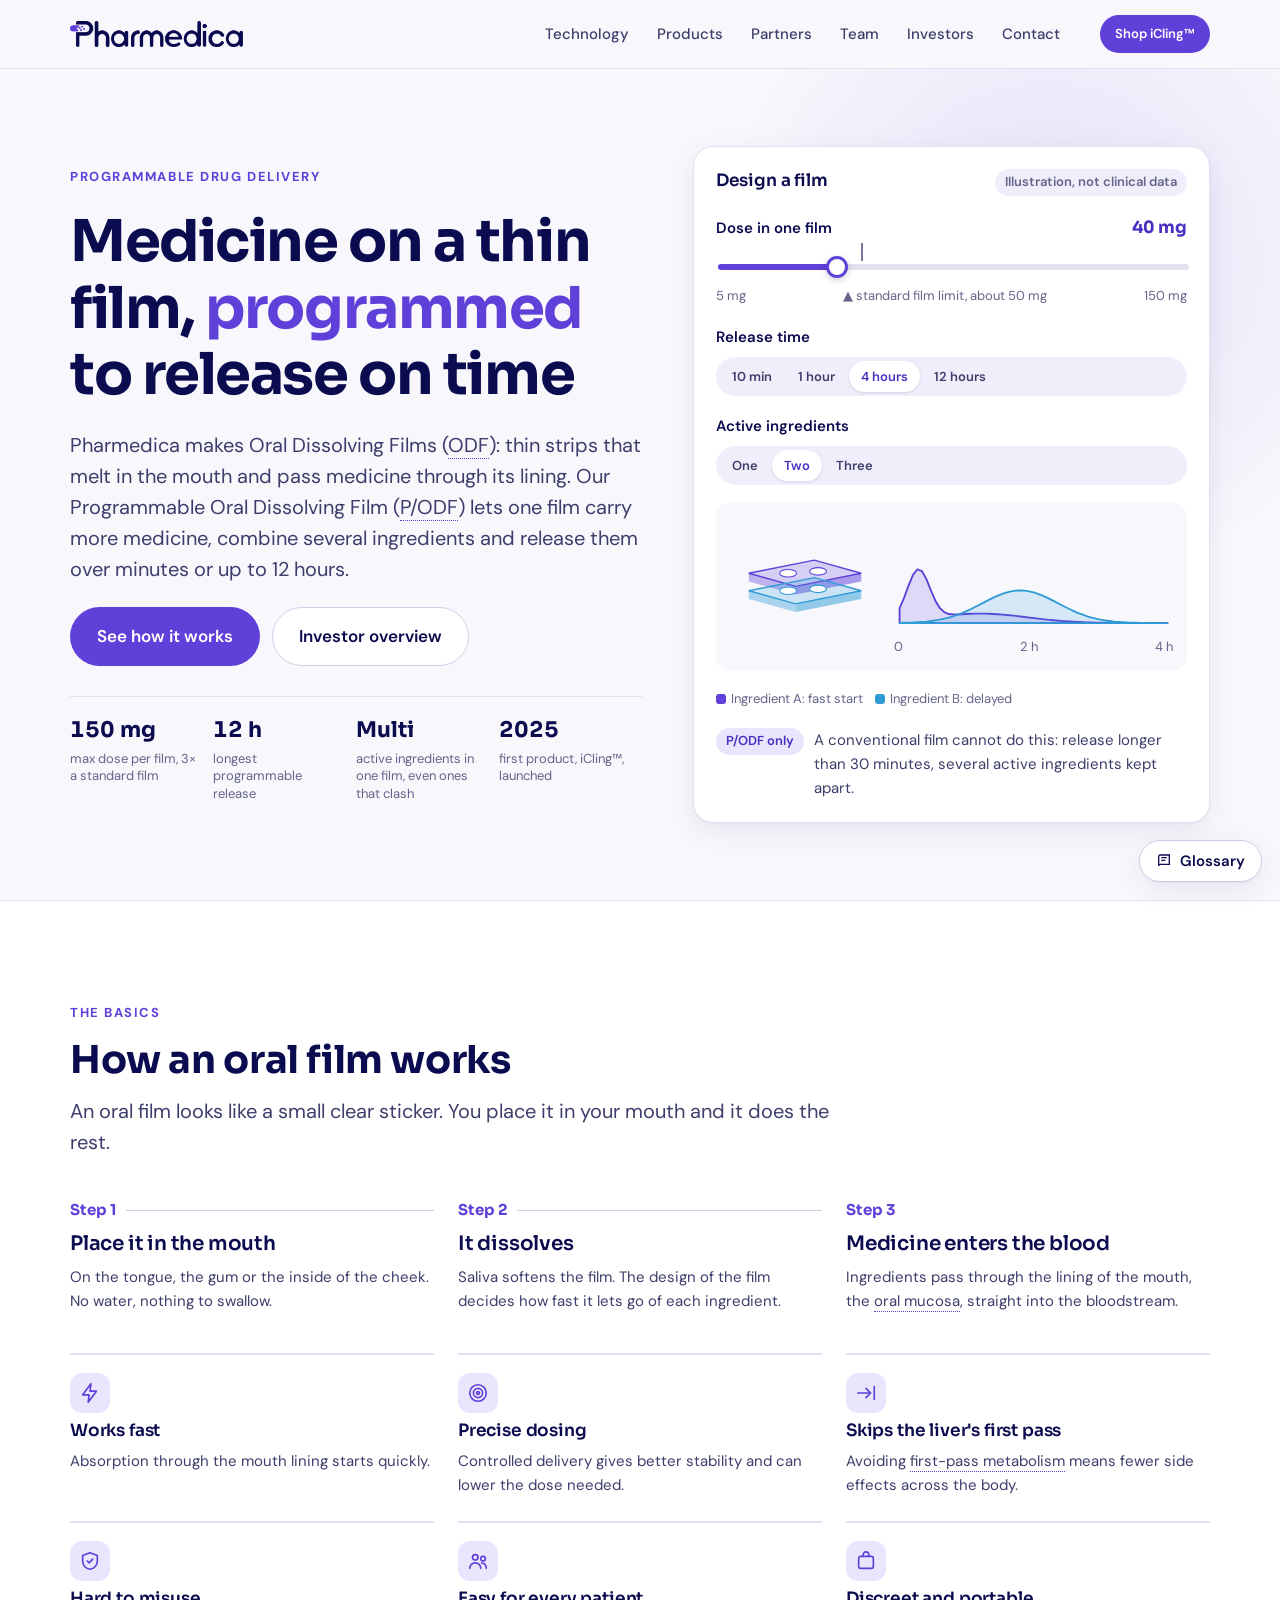
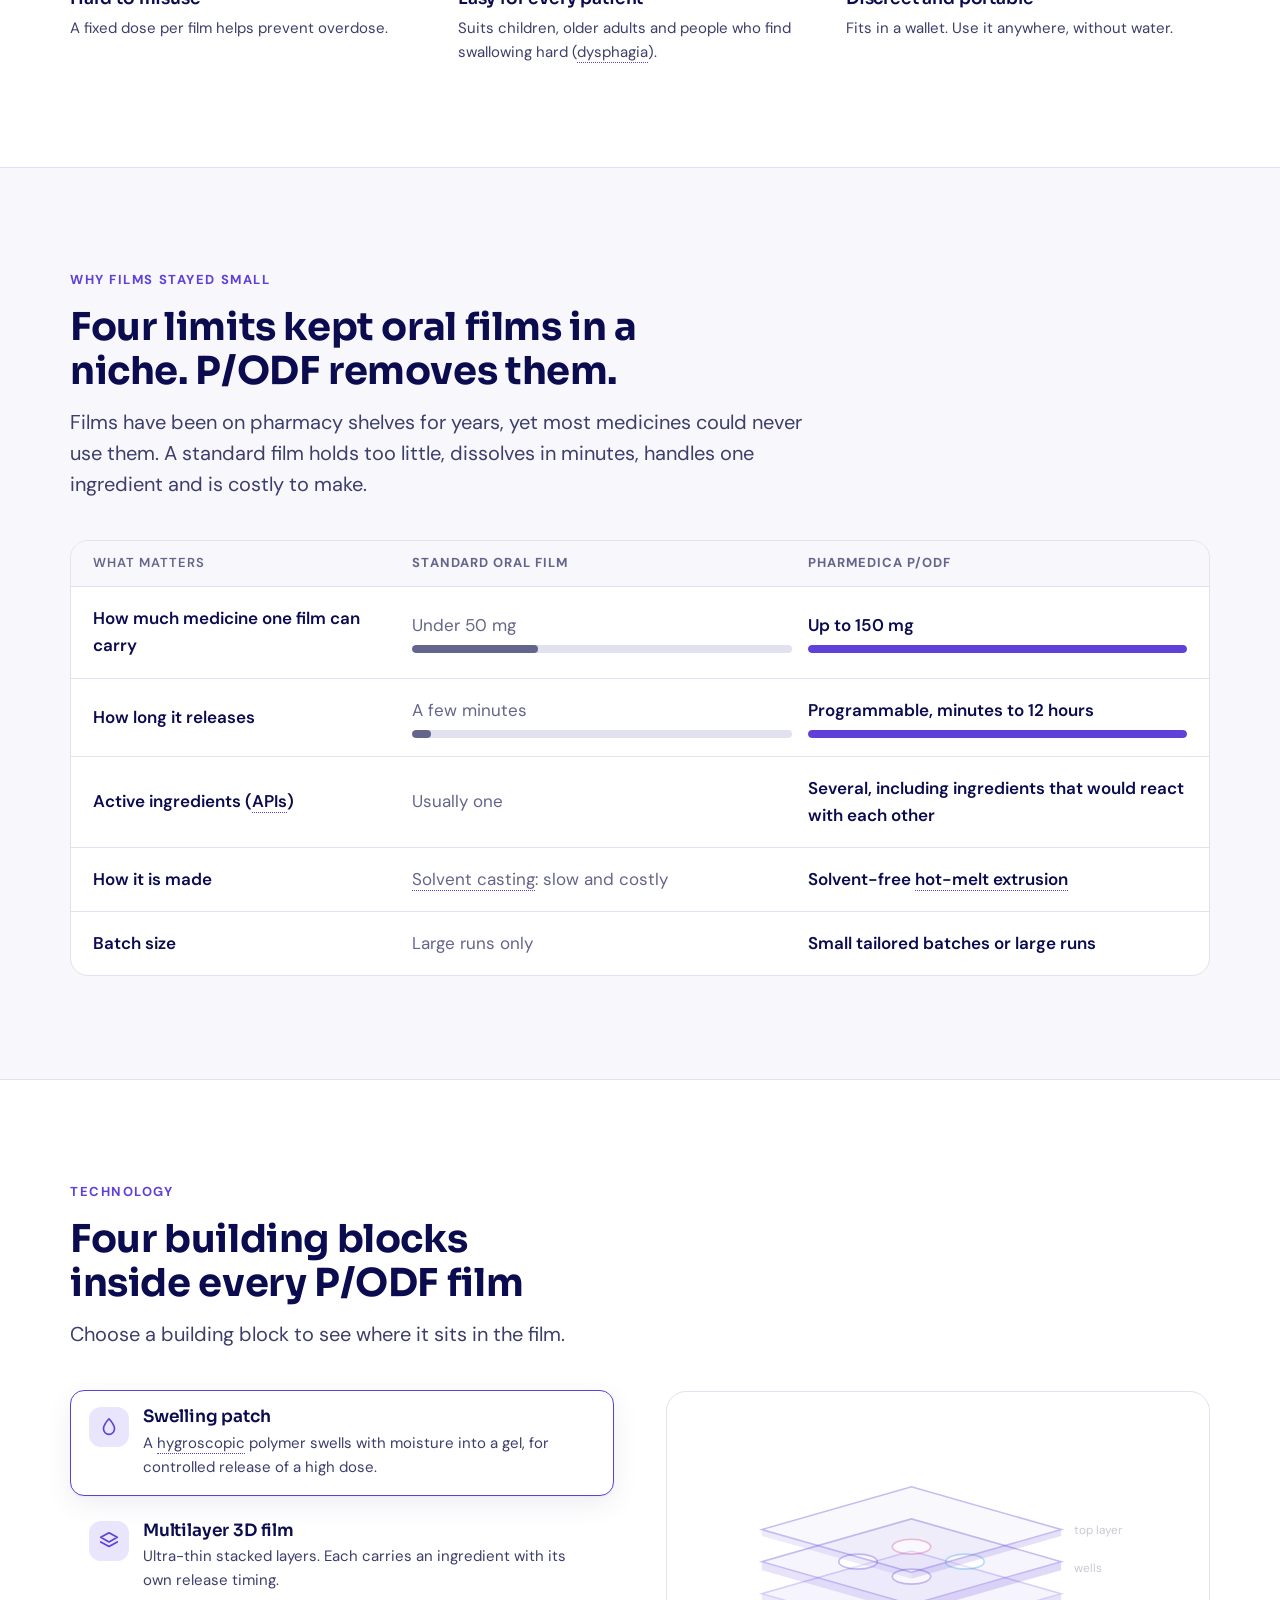
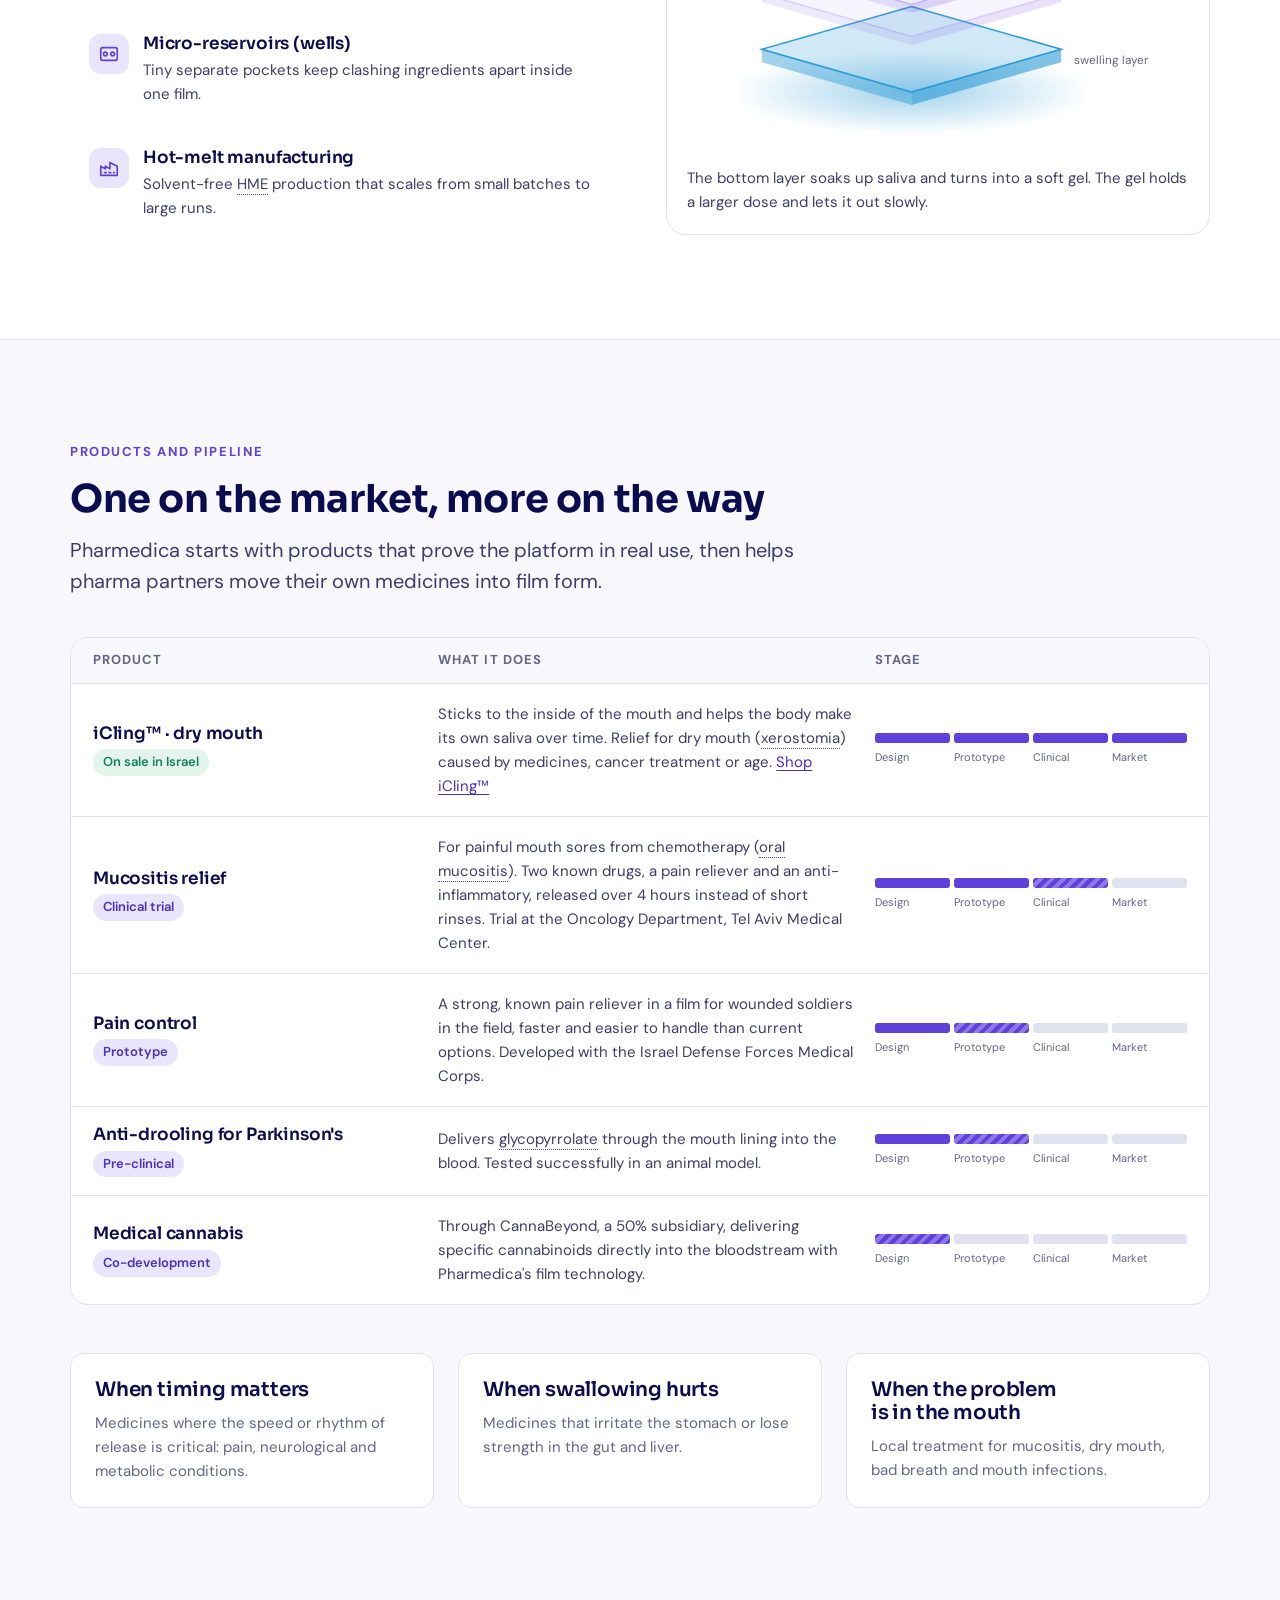
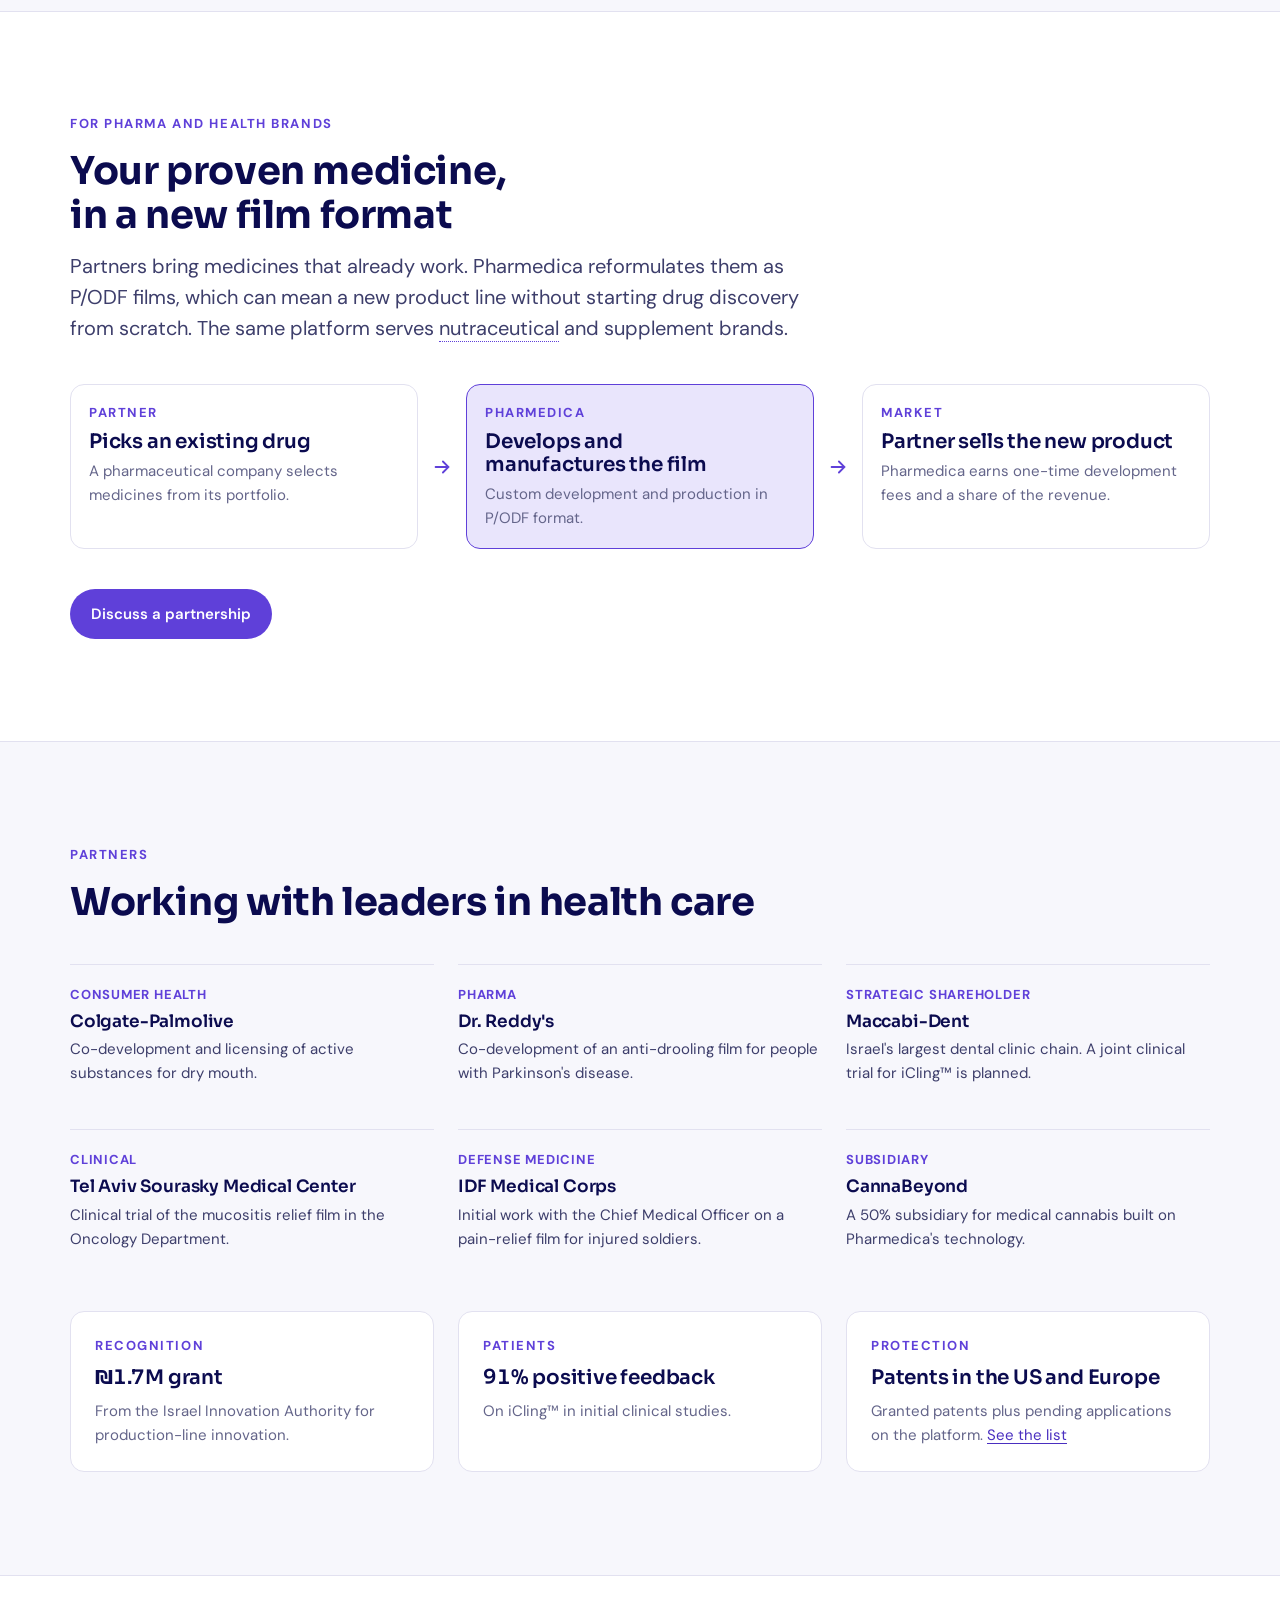
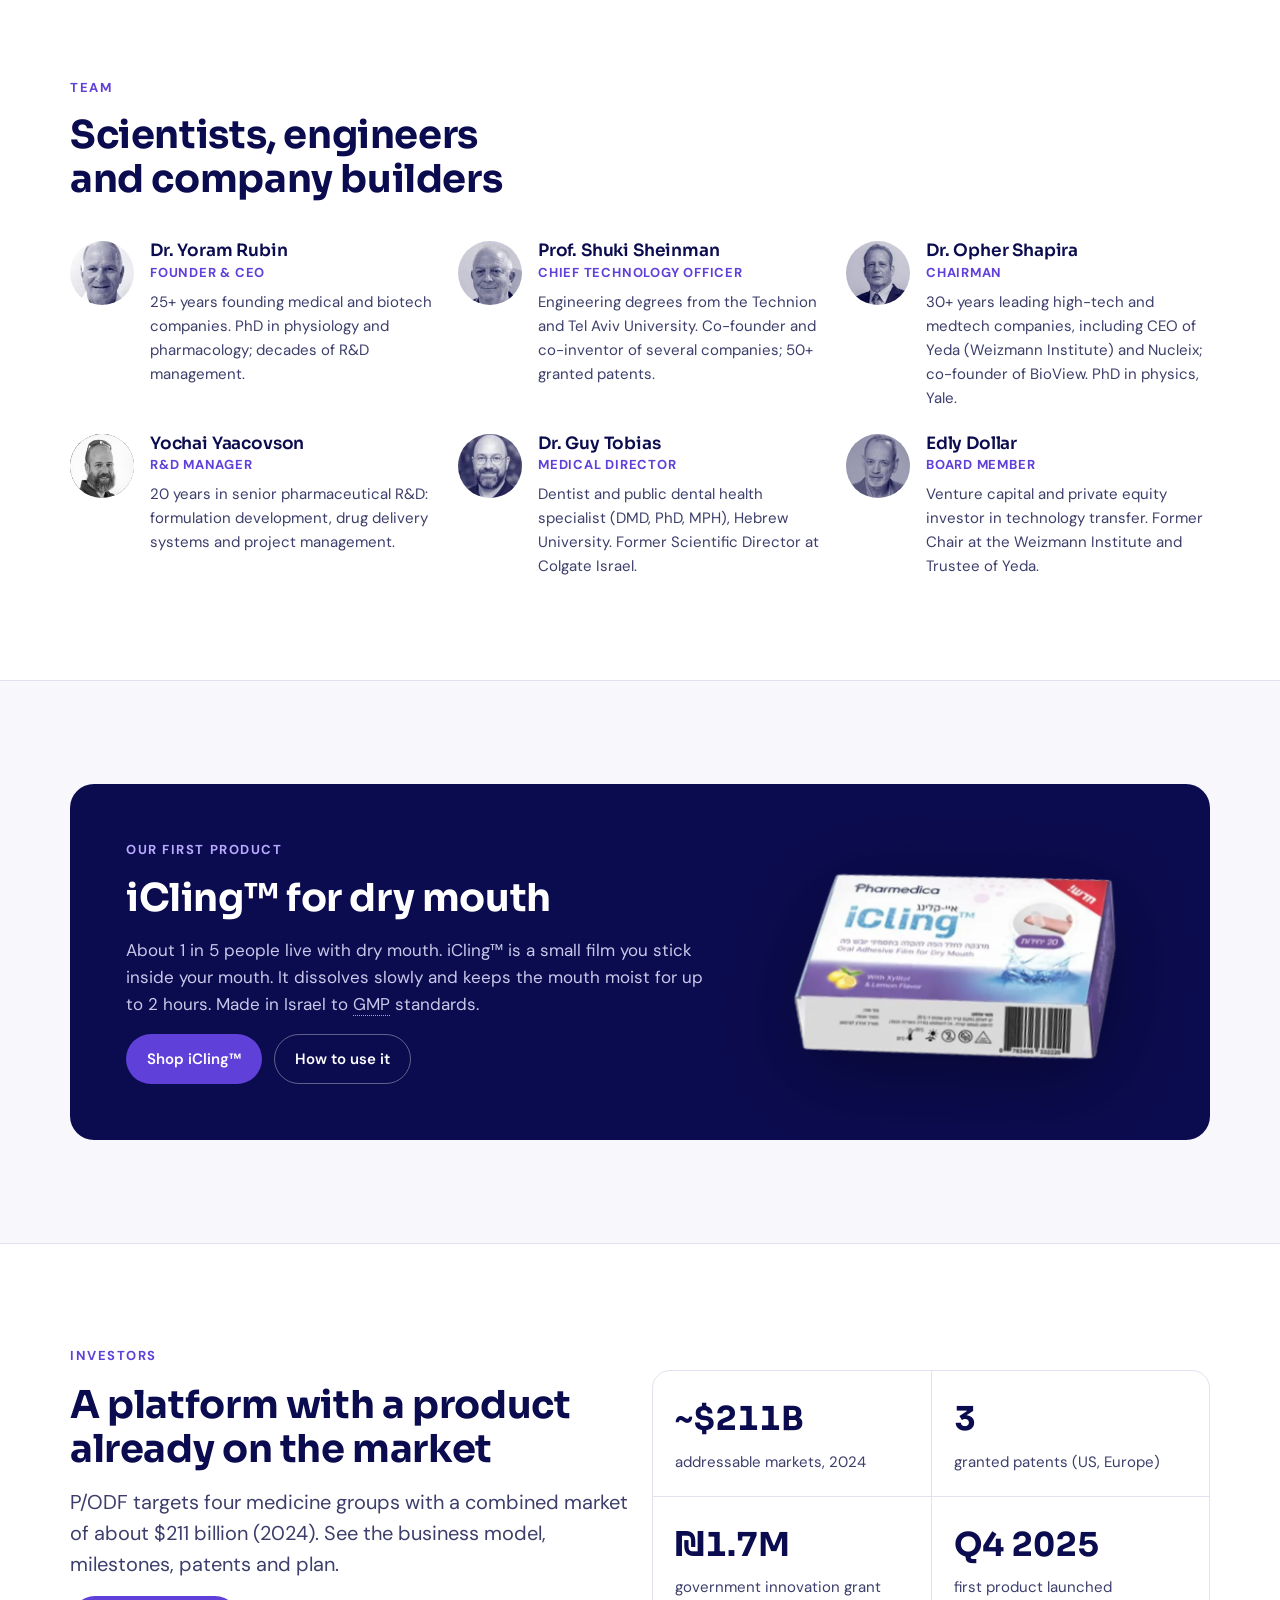
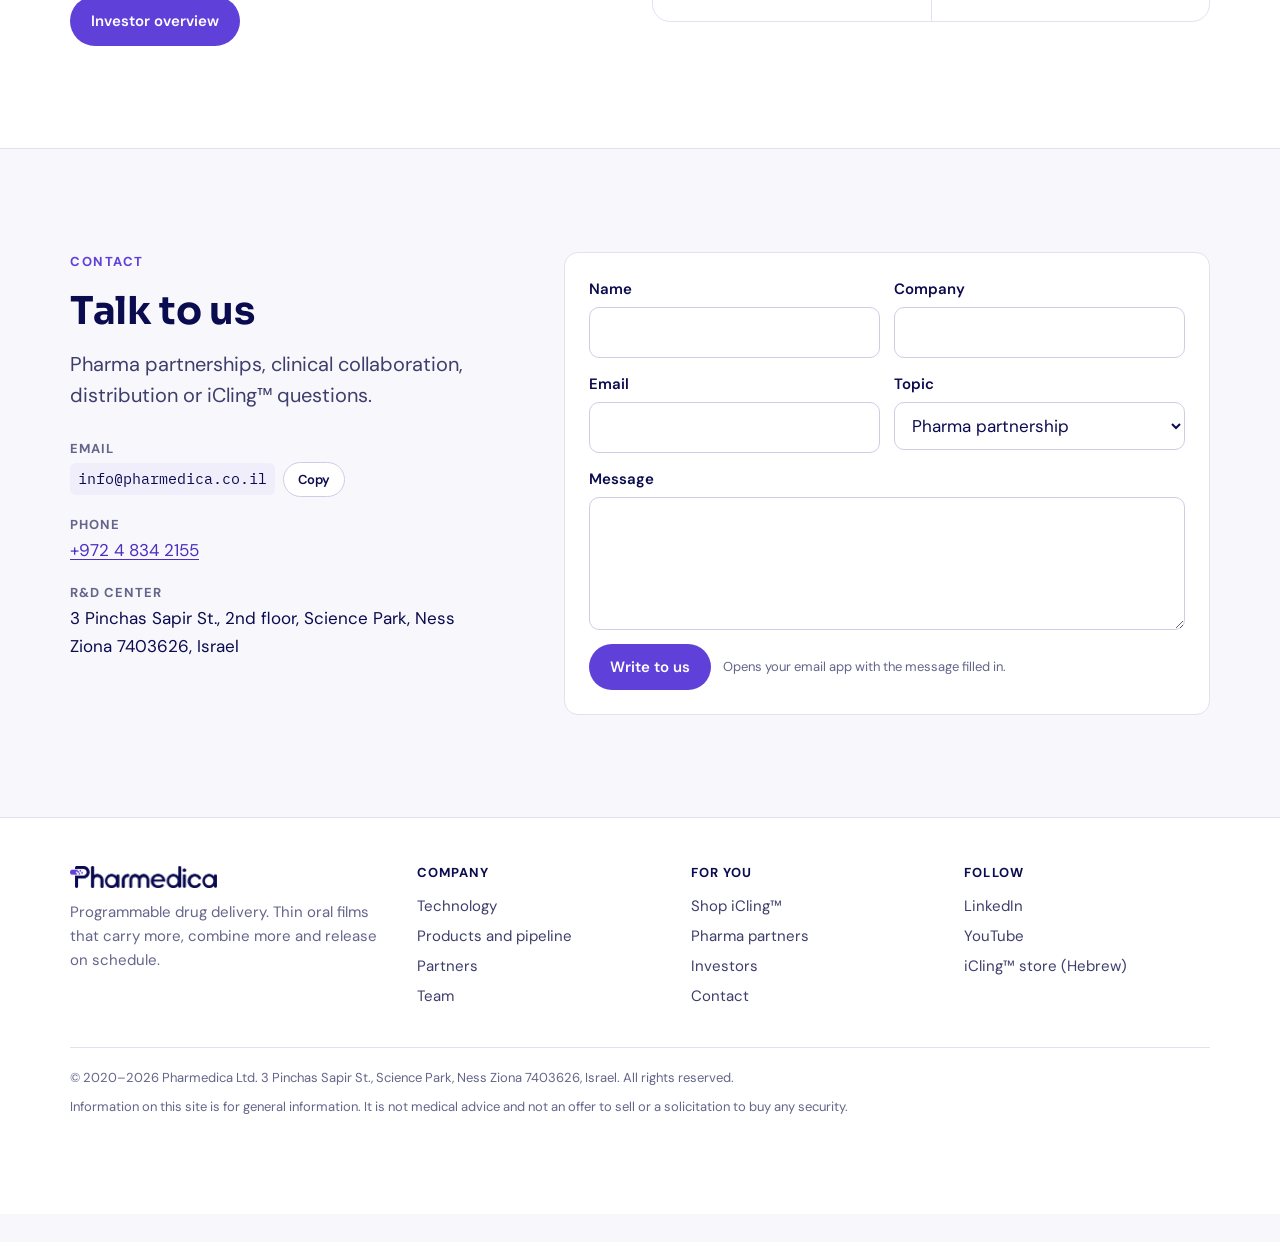
<file: index.html>
<!doctype html>
<html lang="en">
<head>
<meta charset="utf-8">
<meta name="viewport" content="width=device-width, initial-scale=1, viewport-fit=cover">
<title>Pharmedica</title>
<meta name="description" content="Pharmedica develops P/ODF, a programmable oral dissolving film that carries more medicine, combines several ingredients and releases them over minutes to 12 hours.">
<meta property="og:title" content="Pharmedica">
<meta property="og:description" content="Pharmedica develops P/ODF, a programmable oral dissolving film that carries more medicine, combines several ingredients and releases them over minutes to 12 hours.">
<meta name="theme-color" content="#F7F7FC">
<link rel="icon" type="image/png" href="assets/img/favicon.png">
<link rel="preconnect" href="https://fonts.googleapis.com">
<link rel="preconnect" href="https://fonts.gstatic.com" crossorigin>
<link rel="stylesheet" href="https://fonts.googleapis.com/css2?family=DM+Sans:opsz,wght@9..40,400;9..40,500;9..40,600;9..40,700&family=IBM+Plex+Mono:wght@400;500&family=Sora:wght@500;600;700&display=swap">
<link rel="stylesheet" href="assets/css/style.css">
</head>
<body>
<header class="site-header">
  <div class="wrap nav">
    <a class="logo" href="index.html" aria-label="Pharmedica home"><img src="assets/img/pharmedica-logo.png" alt="Pharmedica" width="174" height="26"></a>
    <nav class="nav-links" aria-label="Main">
      <a href="#technology">Technology</a>
      <a href="#products">Products</a>
      <a href="#partners">Partners</a>
      <a href="#team">Team</a>
      <a href="investors.html">Investors</a>
      <a href="#contact">Contact</a>
    </nav>
    <div class="nav-cta">
      <a class="btn btn-primary btn-sm" href="icling.html">Shop iCling™</a>
    </div>
    <button class="menu-btn" type="button" aria-label="Open menu" aria-expanded="false"><svg viewBox="0 0 24 24" fill="none" stroke="currentColor" stroke-width="2" stroke-linecap="round"><path d="M4 7h16M4 12h16M4 17h16"/></svg></button>
  </div>
</header>
<main id="top">

<!-- ================= HERO ================= -->
<section class="hero">
  <div class="wrap hero-grid">
    <div class="hero-copy">
      <span class="eyebrow">Programmable drug delivery</span>
      <h1>Medicine on a thin film, <em>programmed</em> to release on time</h1>
      <p class="lead">Pharmedica makes Oral Dissolving Films (<span class="t" data-t="odf">ODF</span>): thin strips that melt in the mouth and pass medicine through its lining. Our Programmable Oral Dissolving Film (<span class="t" data-t="podf">P/ODF</span>) lets one film carry more medicine, combine several ingredients and release them over minutes or up to 12 hours.</p>
      <div class="actions">
        <a class="btn btn-primary btn-lg" href="#technology">See how it works</a>
        <a class="btn btn-ghost btn-lg" href="investors.html">Investor overview</a>
      </div>
      <div class="facts">
        <div><b class="chk" data-note="Deck: 'up to (exceptional) 150 mg'. Confirm wording for a public site.">150 mg</b><span>max dose per film, 3× a standard film</span></div>
        <div><b>12 h</b><span>longest programmable release</span></div>
        <div><b>Multi</b><span>active ingredients in one film, even ones that clash</span></div>
        <div><b>2025</b><span>first product, iCling™, launched</span></div>
      </div>
    </div>

    <!-- Film programmer: the one interactive "moment" on the page -->
    <div class="lab" id="lab" aria-labelledby="lab-title">
      <div class="lab-top">
        <h3 id="lab-title">Design a film</h3>
        <span class="badge grey">Illustration, not clinical data</span>
      </div>
      <div class="ctrl">
        <div class="ctrl-row"><label for="dose">Dose in one film</label><output id="dose-out" for="dose">40 mg</output></div>
        <div class="range-wrap">
          <input id="dose" type="range" min="5" max="150" step="5" value="40" aria-describedby="dose-note">
          <span class="limit-mark" id="limit-mark" aria-hidden="true"></span>
        </div>
        <div class="limit-note" id="dose-note"><span>5 mg</span><span>▲ standard film limit, about 50 mg</span><span>150 mg</span></div>
      </div>
      <div class="ctrl">
        <span class="lbl" id="dur-lbl">Release time</span>
        <div class="seg" id="dur" role="group" aria-labelledby="dur-lbl">
          <button type="button" data-v="10" aria-pressed="false">10 min</button>
          <button type="button" data-v="60" aria-pressed="false">1 hour</button>
          <button type="button" data-v="240" aria-pressed="true">4 hours</button>
          <button type="button" data-v="720" aria-pressed="false">12 hours</button>
        </div>
      </div>
      <div class="ctrl">
        <span class="lbl" id="acts-lbl">Active ingredients</span>
        <div class="seg" id="acts" role="group" aria-labelledby="acts-lbl">
          <button type="button" data-v="1" aria-pressed="false">One</button>
          <button type="button" data-v="2" aria-pressed="true">Two</button>
          <button type="button" data-v="3" aria-pressed="false">Three</button>
        </div>
      </div>
      <div class="lab-visual">
        <svg class="film-svg" id="film" viewBox="0 0 160 120" role="img" aria-label="Film layers, one per active ingredient"></svg>
        <div>
          <svg id="curve" viewBox="0 0 300 120" role="img" aria-label="Release pattern over time"></svg>
          <div class="limit-note"><span>0</span><span id="axis-mid">2 h</span><span id="axis-end">4 h</span></div>
        </div>
      </div>
      <div class="legend" id="legend"></div>
      <div class="verdict" id="verdict" aria-live="polite"></div>
    </div>
  </div>
</section>

<!-- ================= HOW A FILM WORKS ================= -->
<section class="section white" id="basics">
  <div class="wrap stack-lg">
    <div class="head">
      <span class="eyebrow">The basics</span>
      <h2>How an oral film works</h2>
      <p class="lead">An oral film looks like a small clear sticker. You place it in your mouth and it does the rest.</p>
    </div>
    <ol class="steps" style="list-style:none;padding:0;margin:0">
      <li class="step"><span class="step-n">Step 1</span><h3>Place it in the mouth</h3><p>On the tongue, the gum or the inside of the cheek. No water, nothing to swallow.</p></li>
      <li class="step"><span class="step-n">Step 2</span><h3>It dissolves</h3><p>Saliva softens the film. The design of the film decides how fast it lets go of each ingredient.</p></li>
      <li class="step"><span class="step-n">Step 3</span><h3>Medicine enters the blood</h3><p>Ingredients pass through the lining of the mouth, the <span class="t" data-t="mucosa">oral mucosa</span>, straight into the bloodstream.</p></li>
    </ol>
    <div class="grid g3">
      <div class="feature"><div class="ico"><svg viewBox="0 0 24 24" fill="none" stroke="currentColor" stroke-width="1.8" stroke-linecap="round" stroke-linejoin="round" aria-hidden="true"><path d="M13 2 4 14h7l-1 8 9-12h-7z"/></svg></div><h3>Works fast</h3><p>Absorption through the mouth lining starts quickly.</p></div>
      <div class="feature"><div class="ico"><svg viewBox="0 0 24 24" fill="none" stroke="currentColor" stroke-width="1.8" stroke-linecap="round" stroke-linejoin="round" aria-hidden="true"><circle cx="12" cy="12" r="9"/><circle cx="12" cy="12" r="5"/><circle cx="12" cy="12" r="1.5"/></svg></div><h3>Precise dosing</h3><p>Controlled delivery gives better stability and can lower the dose needed.</p></div>
      <div class="feature"><div class="ico"><svg viewBox="0 0 24 24" fill="none" stroke="currentColor" stroke-width="1.8" stroke-linecap="round" stroke-linejoin="round" aria-hidden="true"><path d="M3 12h13"/><path d="m12 7 5 5-5 5"/><path d="M21 5v14"/></svg></div><h3>Skips the liver's first pass</h3><p>Avoiding <span class="t" data-t="firstpass">first-pass metabolism</span> means fewer side effects across the body.</p></div>
      <div class="feature"><div class="ico"><svg viewBox="0 0 24 24" fill="none" stroke="currentColor" stroke-width="1.8" stroke-linecap="round" stroke-linejoin="round" aria-hidden="true"><path d="M12 3 4 6v6c0 4.5 3.4 8.3 8 9 4.6-.7 8-4.5 8-9V6z"/><path d="m9 12 2 2 4-4"/></svg></div><h3>Hard to misuse</h3><p>A fixed dose per film helps prevent overdose.</p></div>
      <div class="feature"><div class="ico"><svg viewBox="0 0 24 24" fill="none" stroke="currentColor" stroke-width="1.8" stroke-linecap="round" stroke-linejoin="round" aria-hidden="true"><circle cx="9" cy="8" r="3"/><path d="M3 20c0-3.3 2.7-6 6-6s6 2.7 6 6"/><circle cx="17.5" cy="9.5" r="2.5"/><path d="M16 14.2c2.9.3 5 2.6 5 5.8"/></svg></div><h3>Easy for every patient</h3><p>Suits children, older adults and people who find swallowing hard (<span class="t" data-t="dysphagia">dysphagia</span>).</p></div>
      <div class="feature"><div class="ico"><svg viewBox="0 0 24 24" fill="none" stroke="currentColor" stroke-width="1.8" stroke-linecap="round" stroke-linejoin="round" aria-hidden="true"><rect x="4" y="7" width="16" height="13" rx="2"/><path d="M9 7V5a3 3 0 0 1 6 0v2"/></svg></div><h3>Discreet and portable</h3><p>Fits in a wallet. Use it anywhere, without water.</p></div>
    </div>
  </div>
</section>

<!-- ================= PROBLEM vs P/ODF ================= -->
<section class="section" id="why">
  <div class="wrap stack-lg">
    <div class="head">
      <span class="eyebrow">Why films stayed small</span>
      <h2>Four limits kept oral films in a niche. P/ODF removes them.</h2>
      <p class="lead">Films have been on pharmacy shelves for years, yet most medicines could never use them. A standard film holds too little, dissolves in minutes, handles one ingredient and is costly to make.</p>
    </div>
    <div class="compare" role="table" aria-label="Standard oral film compared with P/ODF">
      <div class="compare-row" role="row"><span class="dim" role="columnheader">What matters</span><span role="columnheader">Standard oral film</span><span role="columnheader">Pharmedica P/ODF</span></div>
      <div class="compare-row" role="row">
        <span class="dim" role="cell">How much medicine one film can carry</span>
        <span class="old" role="cell">Under 50 mg<div class="bar"><i data-w="33%"></i></div></span>
        <span class="new" role="cell">Up to 150 mg<div class="bar"><i data-w="100%"></i></div></span>
      </div>
      <div class="compare-row" role="row">
        <span class="dim" role="cell">How long it releases</span>
        <span class="old" role="cell">A few minutes<div class="bar"><i data-w="5%"></i></div></span>
        <span class="new" role="cell">Programmable, minutes to 12 hours<div class="bar"><i data-w="100%"></i></div></span>
      </div>
      <div class="compare-row" role="row">
        <span class="dim" role="cell">Active ingredients (<span class="t" data-t="api">APIs</span>)</span>
        <span class="old" role="cell">Usually one</span>
        <span class="new" role="cell">Several, including ingredients that would react with each other</span>
      </div>
      <div class="compare-row" role="row">
        <span class="dim" role="cell">How it is made</span>
        <span class="old" role="cell"><span class="t" data-t="casting">Solvent casting</span>: slow and costly</span>
        <span class="new" role="cell">Solvent-free <span class="t" data-t="hme">hot-melt extrusion</span></span>
      </div>
      <div class="compare-row" role="row">
        <span class="dim" role="cell">Batch size</span>
        <span class="old" role="cell">Large runs only</span>
        <span class="new" role="cell">Small tailored batches or large runs</span>
      </div>
    </div>
  </div>
</section>

<!-- ================= TECHNOLOGY ================= -->
<section class="section white" id="technology">
  <div class="wrap stack-lg">
    <div class="head">
      <span class="eyebrow">Technology</span>
      <h2>Four building blocks inside every P/ODF film</h2>
      <p class="lead">Choose a building block to see where it sits in the film.</p>
    </div>
    <div class="tech">
      <div class="tech-list" id="tech-list">
        <button class="tech-item" type="button" data-k="swell" aria-pressed="true" data-cap="The bottom layer soaks up saliva and turns into a soft gel. The gel holds a larger dose and lets it out slowly.">
          <span class="ico"><svg viewBox="0 0 24 24" fill="none" stroke="currentColor" stroke-width="1.8" stroke-linecap="round" stroke-linejoin="round" aria-hidden="true"><path d="M12 3s6 6.5 6 11a6 6 0 0 1-12 0c0-4.5 6-11 6-11z"/></svg></span>
          <span><h3>Swelling patch</h3><p>A <span class="t" data-t="hygro">hygroscopic</span> polymer swells with moisture into a gel, for controlled release of a high dose.</p></span>
        </button>
        <button class="tech-item" type="button" data-k="layers" aria-pressed="false" data-cap="Ultra-thin layers are laminated together. Each layer carries its own ingredient with its own release time.">
          <span class="ico"><svg viewBox="0 0 24 24" fill="none" stroke="currentColor" stroke-width="1.8" stroke-linecap="round" stroke-linejoin="round" aria-hidden="true"><path d="m12 3 9 5-9 5-9-5z"/><path d="m3 13 9 5 9-5"/></svg></span>
          <span><h3>Multilayer 3D film</h3><p>Ultra-thin stacked layers. Each carries an ingredient with its own release timing.</p></span>
        </button>
        <button class="tech-item" type="button" data-k="wells" aria-pressed="false" data-cap="Tiny pockets in a perforated layer keep ingredients physically apart, so ingredients that would react with each other can share one film.">
          <span class="ico"><svg viewBox="0 0 24 24" fill="none" stroke="currentColor" stroke-width="1.8" stroke-linecap="round" stroke-linejoin="round" aria-hidden="true"><rect x="3" y="5" width="18" height="14" rx="2"/><circle cx="8" cy="12" r="2"/><circle cx="16" cy="12" r="2"/></svg></span>
          <span><h3>Micro-reservoirs (wells)</h3><p>Tiny separate pockets keep clashing ingredients apart inside one film.</p></span>
        </button>
        <button class="tech-item" type="button" data-k="hme" aria-pressed="false" data-cap="The whole film is made by hot-melt extrusion: no solvents, and the same line runs small custom batches or large volumes.">
          <span class="ico"><svg viewBox="0 0 24 24" fill="none" stroke="currentColor" stroke-width="1.8" stroke-linecap="round" stroke-linejoin="round" aria-hidden="true"><path d="M3 20V10l5 3V10l5 3V6l8 4v10z"/><path d="M7 17h2M12 17h2M17 17h1"/></svg></span>
          <span><h3>Hot-melt manufacturing</h3><p>Solvent-free <span class="t" data-t="hme">HME</span> production that scales from small batches to large runs.</p></span>
        </button>
      </div>
      <div class="tech-stage">
        <svg id="tech-svg" viewBox="0 0 470 320" role="img" aria-label="Exploded view of a P/ODF film with four layers">
          <defs>
            <radialGradient id="gelG" cx="50%" cy="50%" r="50%"><stop offset="0%" stop-color="#2E9BD6" stop-opacity=".45"/><stop offset="100%" stop-color="#2E9BD6" stop-opacity="0"/></radialGradient>
          </defs>
          <ellipse id="gel" cx="210" cy="262" rx="170" ry="40" fill="url(#gelG)" style="transition:opacity .4s"/>
          <g id="extruder" style="transition:opacity .4s">
            <rect x="8" y="132" width="40" height="40" rx="6" fill="#E9E5FC" stroke="#5F40D9" stroke-width="1.5"/>
            <path d="M48 152 H70" stroke="#5F40D9" stroke-width="2" stroke-dasharray="4 4"/>
            <path d="M66 147 L74 152 L66 157" fill="none" stroke="#5F40D9" stroke-width="2"/>
            <text x="28" y="190" text-anchor="middle" font-size="11" fill="#64658A" font-family="DM Sans, sans-serif">extruder</text>
          </g>
          <g id="L4" class="layer">
            <polygon points="70,200 210,160 350,200 210,240" fill="#2E9BD6" fill-opacity=".22" stroke="#2E9BD6" stroke-width="1.5"/>
            <polygon points="70,200 210,240 210,252 70,212" fill="#2E9BD6" fill-opacity=".45"/>
            <polygon points="210,240 350,200 350,212 210,252" fill="#2E9BD6" fill-opacity=".6"/>
            <text x="362" y="214" font-size="11" fill="#64658A" font-family="DM Sans, sans-serif">swelling layer</text>
          </g>
          <g id="L3" class="layer">
            <polygon points="70,170 210,130 350,170 210,210" fill="#8E77EA" fill-opacity=".2" stroke="#8E77EA" stroke-width="1.5"/>
            <polygon points="70,170 210,210 210,218 70,178" fill="#8E77EA" fill-opacity=".45"/>
            <polygon points="210,210 350,170 350,178 210,218" fill="#8E77EA" fill-opacity=".6"/>
          </g>
          <g id="L2" class="layer">
            <polygon points="70,140 210,100 350,140 210,180" fill="#5F40D9" fill-opacity=".16" stroke="#5F40D9" stroke-width="1.5"/>
            <polygon points="70,140 210,180 210,188 70,148" fill="#5F40D9" fill-opacity=".4"/>
            <polygon points="210,180 350,140 350,148 210,188" fill="#5F40D9" fill-opacity=".55"/>
            <ellipse cx="160" cy="140" rx="18" ry="7" fill="#FFFFFF" stroke="#5F40D9" stroke-width="1.5"/>
            <ellipse cx="210" cy="126" rx="18" ry="7" fill="#FFFFFF" stroke="#D2468F" stroke-width="1.5"/>
            <ellipse cx="260" cy="140" rx="18" ry="7" fill="#FFFFFF" stroke="#2E9BD6" stroke-width="1.5"/>
            <ellipse cx="210" cy="154" rx="18" ry="7" fill="#FFFFFF" stroke="#5F40D9" stroke-width="1.5"/>
            <text x="362" y="150" font-size="11" fill="#64658A" font-family="DM Sans, sans-serif">wells</text>
          </g>
          <g id="L1" class="layer">
            <polygon points="70,110 210,70 350,110 210,150" fill="#5F40D9" fill-opacity=".1" stroke="#5F40D9" stroke-width="1.5"/>
            <polygon points="70,110 210,150 210,156 70,116" fill="#5F40D9" fill-opacity=".3"/>
            <polygon points="210,150 350,110 350,116 210,156" fill="#5F40D9" fill-opacity=".45"/>
            <text x="362" y="114" font-size="11" fill="#64658A" font-family="DM Sans, sans-serif">top layer</text>
          </g>
        </svg>
        <p class="cap" id="tech-cap" aria-live="polite"></p>
      </div>
    </div>
  </div>
</section>

<!-- ================= PRODUCTS & PIPELINE ================= -->
<section class="section" id="products">
  <div class="wrap stack-lg">
    <div class="head">
      <span class="eyebrow">Products and pipeline</span>
      <h2>One on the market, more on the way</h2>
      <p class="lead">Pharmedica starts with products that prove the platform in real use, then helps pharma partners move their own medicines into film form.</p>
    </div>
    <div class="pipe">
      <div class="pipe-head"><span>Product</span><span>What it does</span><span>Stage</span></div>
      <div class="pipe-row">
        <div><h3>iCling™ · dry mouth</h3><span class="badge ok" style="margin-top:6px">On sale in Israel</span></div>
        <p>Sticks to the inside of the mouth and helps the body make its own saliva over time. Relief for dry mouth (<span class="t" data-t="xero">xerostomia</span>) caused by medicines, cancer treatment or age. <a href="icling.html">Shop iCling™</a></p>
        <div><div class="stages"><span class="on"></span><span class="on"></span><span class="on"></span><span class="on"></span></div><div class="stage-labels"><span>Design</span><span>Prototype</span><span>Clinical</span><span>Market</span></div></div>
      </div>
      <div class="pipe-row">
        <div><h3>Mucositis relief</h3><span class="badge" style="margin-top:6px">Clinical trial</span></div>
        <p>For painful mouth sores from chemotherapy (<span class="t" data-t="mucositis">oral mucositis</span>). Two known drugs, a pain reliever and an anti-inflammatory, released over 4 hours instead of short rinses. Trial at the Oncology Department, Tel Aviv Medical Center.</p>
        <div class="chk" data-note="Deck says 'initiating clinical trial'; milestone: trial complete Q4 2026. Confirm current status."><div class="stages"><span class="on"></span><span class="on"></span><span class="now"></span><span></span></div><div class="stage-labels"><span>Design</span><span>Prototype</span><span>Clinical</span><span>Market</span></div></div>
      </div>
      <div class="pipe-row">
        <div><h3>Pain control</h3><span class="badge" style="margin-top:6px">Prototype</span></div>
        <p>A strong, known pain reliever in a film for wounded soldiers in the field, faster and easier to handle than current options. Developed with the Israel Defense Forces Medical Corps.</p>
        <div class="chk" data-note="Deck: 'initiating collaboration with IDF'; prototype ready for testing Q4 2026. Confirm what can be said publicly."><div class="stages"><span class="on"></span><span class="now"></span><span></span><span></span></div><div class="stage-labels"><span>Design</span><span>Prototype</span><span>Clinical</span><span>Market</span></div></div>
      </div>
      <div class="pipe-row">
        <div><h3>Anti-drooling for Parkinson's</h3><span class="badge" style="margin-top:6px">Pre-clinical</span></div>
        <p>Delivers <span class="t" data-t="glyco">glycopyrrolate</span> through the mouth lining into the blood. Tested successfully in an animal model.</p>
        <div><div class="stages"><span class="on"></span><span class="now"></span><span></span><span></span></div><div class="stage-labels"><span>Design</span><span>Prototype</span><span>Clinical</span><span>Market</span></div></div>
      </div>
      <div class="pipe-row">
        <div><h3>Medical cannabis</h3><span class="badge" style="margin-top:6px">Co-development</span></div>
        <p>Through CannaBeyond, a 50% subsidiary, delivering specific cannabinoids directly into the bloodstream with Pharmedica's film technology.</p>
        <div class="chk" data-note="CannaBeyond structure is an open item with the company."><div class="stages"><span class="now"></span><span></span><span></span><span></span></div><div class="stage-labels"><span>Design</span><span>Prototype</span><span>Clinical</span><span>Market</span></div></div>
      </div>
    </div>

    <div class="grid g3" style="margin-top:8px">
      <div class="card"><h3>When timing matters</h3><p class="small muted">Medicines where the speed or rhythm of release is critical: pain, neurological and metabolic conditions.</p></div>
      <div class="card"><h3>When swallowing hurts</h3><p class="small muted">Medicines that irritate the stomach or lose strength in the gut and liver.</p></div>
      <div class="card"><h3>When the problem is in the mouth</h3><p class="small muted">Local treatment for mucositis, dry mouth, bad breath and mouth infections.</p></div>
    </div>
  </div>
</section>

<!-- ================= BUSINESS MODEL (pharma partners) ================= -->
<section class="section white" id="business">
  <div class="wrap stack-lg">
    <div class="head">
      <span class="eyebrow">For pharma and health brands</span>
      <h2>Your proven medicine, in a new film format</h2>
      <p class="lead">Partners bring medicines that already work. Pharmedica reformulates them as P/ODF films, which can mean a new product line without starting drug discovery from scratch. The same platform serves <span class="t" data-t="nutra">nutraceutical</span> and supplement brands.</p>
    </div>
    <div class="flow">
      <div class="node"><span class="eyebrow">Partner</span><h3>Picks an existing drug</h3><p class="small muted">A pharmaceutical company selects medicines from its portfolio.</p></div>
      <div class="arrow"><svg viewBox="0 0 24 24" width="22" height="22" fill="none" stroke="currentColor" stroke-width="2" stroke-linecap="round" aria-hidden="true"><path d="M5 12h14M13 6l6 6-6 6"/></svg></div>
      <div class="node main"><span class="eyebrow">Pharmedica</span><h3>Develops and manufactures the film</h3><p class="small muted">Custom development and production in P/ODF format.</p></div>
      <div class="arrow"><svg viewBox="0 0 24 24" width="22" height="22" fill="none" stroke="currentColor" stroke-width="2" stroke-linecap="round" aria-hidden="true"><path d="M5 12h14M13 6l6 6-6 6"/></svg></div>
      <div class="node"><span class="eyebrow">Market</span><h3>Partner sells the new product</h3><p class="small muted">Pharmedica earns one-time development fees and a share of the revenue.</p></div>
    </div>
    <div class="actions"><a class="btn btn-primary" href="#contact">Discuss a partnership</a></div>
  </div>
</section>

<!-- ================= PARTNERS ================= -->
<section class="section" id="partners">
  <div class="wrap stack-lg">
    <div class="head">
      <span class="eyebrow">Partners</span>
      <h2>Working with leaders in health care</h2>
    </div>
    <div class="grid g3">
      <div class="partner chk" data-note="Name and wording need written approval; status of the Colgate agreement is an open item."><span class="tag">Consumer health</span><h3>Colgate-Palmolive</h3><p>Co-development and licensing of active substances for dry mouth.</p></div>
      <div class="partner chk" data-note="Name and wording need written approval; status of the Dr. Reddy's agreement is an open item."><span class="tag">Pharma</span><h3>Dr. Reddy's</h3><p>Co-development of an anti-drooling film for people with Parkinson's disease.</p></div>
      <div class="partner"><span class="tag">Strategic shareholder</span><h3>Maccabi-Dent</h3><p>Israel's largest dental clinic chain. A joint clinical trial for iCling™ is planned.</p></div>
      <div class="partner"><span class="tag">Clinical</span><h3>Tel Aviv Sourasky Medical Center</h3><p>Clinical trial of the mucositis relief film in the Oncology Department.</p></div>
      <div class="partner"><span class="tag">Defense medicine</span><h3>IDF Medical Corps</h3><p>Initial work with the Chief Medical Officer on a pain-relief film for injured soldiers.</p></div>
      <div class="partner"><span class="tag">Subsidiary</span><h3>CannaBeyond</h3><p>A 50% subsidiary for medical cannabis built on Pharmedica's technology.</p></div>
    </div>
    <div class="grid g3">
      <div class="card"><span class="eyebrow">Recognition</span><h3><span class="num">₪1.7M</span> grant</h3><p class="small muted">From the Israel Innovation Authority for production-line innovation.</p></div>
      <div class="card"><span class="eyebrow">Patients</span><h3><span class="num">91%</span> positive feedback</h3><p class="small muted">On iCling™ in initial clinical studies.</p></div>
      <div class="card"><span class="eyebrow">Protection</span><h3>Patents in the US and Europe</h3><p class="small muted">Granted patents plus pending applications on the platform. <a href="investors.html#ip">See the list</a></p></div>
    </div>
  </div>
</section>

<!-- ================= TEAM ================= -->
<section class="section white" id="team">
  <div class="wrap stack-lg">
    <div class="head">
      <span class="eyebrow">Team</span>
      <h2>Scientists, engineers and company builders</h2>
    </div>
    <div class="grid g3 chk" data-note="Photos taken from the June 2026 deck at low resolution. Ask for original headshots.">
      <div class="person"><img src="assets/img/team/yoram-rubin.jpg" alt="Yoram Rubin" width="64" height="64"><div><h3>Dr. Yoram Rubin</h3><p class="role">Founder &amp; CEO</p><p>25+ years founding medical and biotech companies. PhD in physiology and pharmacology; decades of R&amp;D management.</p></div></div>
      <div class="person"><img src="assets/img/team/shuki-sheinman.jpg" alt="Shuki Sheinman" width="64" height="64"><div><h3>Prof. Shuki Sheinman</h3><p class="role">Chief Technology Officer</p><p>Engineering degrees from the Technion and Tel Aviv University. Co-founder and co-inventor of several companies; 50+ granted patents.</p></div></div>
      <div class="person"><img src="assets/img/team/opher-shapira.jpg" alt="Opher Shapira" width="64" height="64"><div><h3>Dr. Opher Shapira</h3><p class="role">Chairman</p><p>30+ years leading high-tech and medtech companies, including CEO of Yeda (Weizmann Institute) and Nucleix; co-founder of BioView. PhD in physics, Yale.</p></div></div>
      <div class="person"><img src="assets/img/team/yochai-yaacovson.jpg" alt="Yochai Yaacovson" width="64" height="64"><div><h3>Yochai Yaacovson</h3><p class="role">R&amp;D Manager</p><p>20 years in senior pharmaceutical R&amp;D: formulation development, drug delivery systems and project management.</p></div></div>
      <div class="person"><img src="assets/img/team/guy-tobias.jpg" alt="Guy Tobias" width="64" height="64"><div><h3>Dr. Guy Tobias</h3><p class="role">Medical Director</p><p>Dentist and public dental health specialist (DMD, PhD, MPH), Hebrew University. Former Scientific Director at Colgate Israel.</p></div></div>
      <div class="person"><img src="assets/img/team/edly-dollar.jpg" alt="Edly Dollar" width="64" height="64"><div><h3>Edly Dollar</h3><p class="role">Board Member</p><p>Venture capital and private equity investor in technology transfer. Former Chair at the Weizmann Institute and Trustee of Yeda.</p></div></div>
    </div>
  </div>
</section>

<!-- ================= ICLING BAND ================= -->
<section class="section">
  <div class="wrap">
    <div class="band">
      <div class="stack">
        <span class="eyebrow" style="color:#B9A9FF">Our first product</span>
        <h2>iCling™ for dry mouth</h2>
        <p>About 1 in 5 people live with dry mouth. iCling™ is a small film you stick inside your mouth. It dissolves slowly and keeps the mouth moist for up to 2 hours. Made in Israel to <span class="t" data-t="gmp">GMP</span> standards.</p>
        <div class="actions"><a class="btn btn-primary" href="icling.html">Shop iCling™</a><a class="btn btn-ghost" href="icling.html#how">How to use it</a></div>
      </div>
      <img class="band-img" src="assets/img/icling-box.webp" alt="iCling box with 20 oral adhesive films for dry mouth" width="700" height="446">
    </div>
  </div>
</section>

<!-- ================= INVESTORS TEASER ================= -->
<section class="section white">
  <div class="wrap grid g2" style="align-items:center">
    <div class="stack">
      <span class="eyebrow">Investors</span>
      <h2>A platform with a product already on the market</h2>
      <p class="lead">P/ODF targets four medicine groups with a combined market of about $211 billion (2024). See the business model, milestones, patents and plan.</p>
      <div class="actions"><a class="btn btn-primary" href="investors.html">Investor overview</a></div>
    </div>
    <div class="kpis" style="grid-template-columns:repeat(2,minmax(0,1fr))">
      <div><b>~$211B</b><span>addressable markets, 2024</span></div>
      <div><b>3</b><span>granted patents (US, Europe)</span></div>
      <div style="border-left:0;border-top:1px solid var(--line)"><b>₪1.7M</b><span>government innovation grant</span></div>
      <div style="border-top:1px solid var(--line)"><b>Q4 2025</b><span>first product launched</span></div>
    </div>
  </div>
</section>

<!-- ================= CONTACT ================= -->
<section class="section" id="contact">
  <div class="wrap contact-grid">
    <div class="stack">
      <span class="eyebrow">Contact</span>
      <h2>Talk to us</h2>
      <p class="lead">Pharma partnerships, clinical collaboration, distribution or iCling™ questions.</p>
      <div class="contact-list" style="margin-top:12px">
        <div><span class="lbl">Email</span><span class="copy-line"><code>info@pharmedica.co.il</code><button class="btn btn-ghost btn-sm" type="button" data-copy="info@pharmedica.co.il">Copy</button></span></div>
        <div><span class="lbl">Phone</span><a href="tel:+97248342155">+972 4 834 2155</a></div>
        <div class="chk" data-note="Old dry-mouth page still shows P.O. Box 15060, Matam, Haifa. Confirm the official address."><span class="lbl">R&amp;D center</span><span>3 Pinchas Sapir St., 2nd floor, Science Park, Ness Ziona 7403626, Israel</span></div>
      </div>
    </div>
    <form class="form card" data-mailto="info@pharmedica.co.il" data-subject="Website enquiry" novalidate>
      <div class="field"><label for="c-name">Name</label><input id="c-name" name="name" data-label="Name" required autocomplete="name"></div>
      <div class="field"><label for="c-org">Company</label><input id="c-org" name="org" data-label="Company" autocomplete="organization"></div>
      <div class="field"><label for="c-email">Email</label><input id="c-email" name="email" data-label="Email" type="email" required autocomplete="email"></div>
      <div class="field"><label for="c-topic">Topic</label>
        <select id="c-topic" name="topic" data-label="Topic">
          <option>Pharma partnership</option><option>Clinical collaboration</option><option>Distribution</option><option>iCling™ question</option><option>Investor relations</option><option>Other</option>
        </select></div>
      <div class="field full"><label for="c-msg">Message</label><textarea id="c-msg" name="message" data-label="Message" rows="4" required></textarea></div>
      <div class="full actions" style="align-items:center"><button class="btn btn-primary" type="submit">Write to us</button><span class="xs muted">Opens your email app with the message filled in.</span></div>
      <p class="notice full" hidden>Your email app should open now. If it does not, write to info@pharmedica.co.il.</p>
    </form>
  </div>
</section>

</main>
<footer class="site-footer">
  <div class="wrap">
    <div class="foot">
      <div>
        <img src="assets/img/pharmedica-logo.png" alt="Pharmedica" width="147" height="22">
        <p>Programmable drug delivery. Thin oral films that carry more, combine more and release on schedule.</p>
      </div>
      <div>
        <h4>Company</h4>
        <a href="index.html#technology">Technology</a>
        <a href="index.html#products">Products and pipeline</a>
        <a href="index.html#partners">Partners</a>
        <a href="index.html#team">Team</a>
      </div>
      <div>
        <h4>For you</h4>
        <a href="icling.html">Shop iCling™</a>
        <a href="index.html#business">Pharma partners</a>
        <a href="investors.html">Investors</a>
        <a href="index.html#contact">Contact</a>
      </div>
      <div>
        <h4>Follow</h4>
        <a href="https://www.linkedin.com/company/pharmedica-ltd/" target="_blank" rel="noopener">LinkedIn</a>
        <a href="https://www.youtube.com/@PharMedica-il" target="_blank" rel="noopener">YouTube</a>
        <a href="https://icling.co.il/" target="_blank" rel="noopener">iCling™ store (Hebrew)</a>
      </div>
    </div>
    <div class="legal">
      <p>© 2020–<span data-year>2026</span> Pharmedica Ltd. 3 Pinchas Sapir St., Science Park, Ness Ziona 7403626, Israel. All rights reserved.</p>
      <p>Information on this site is for general information. It is not medical advice and not an offer to sell or a solicitation to buy any security.</p>
    </div>
  </div>
</footer>
<script src="assets/js/main.js"></script>
</body>
</html>
</file>
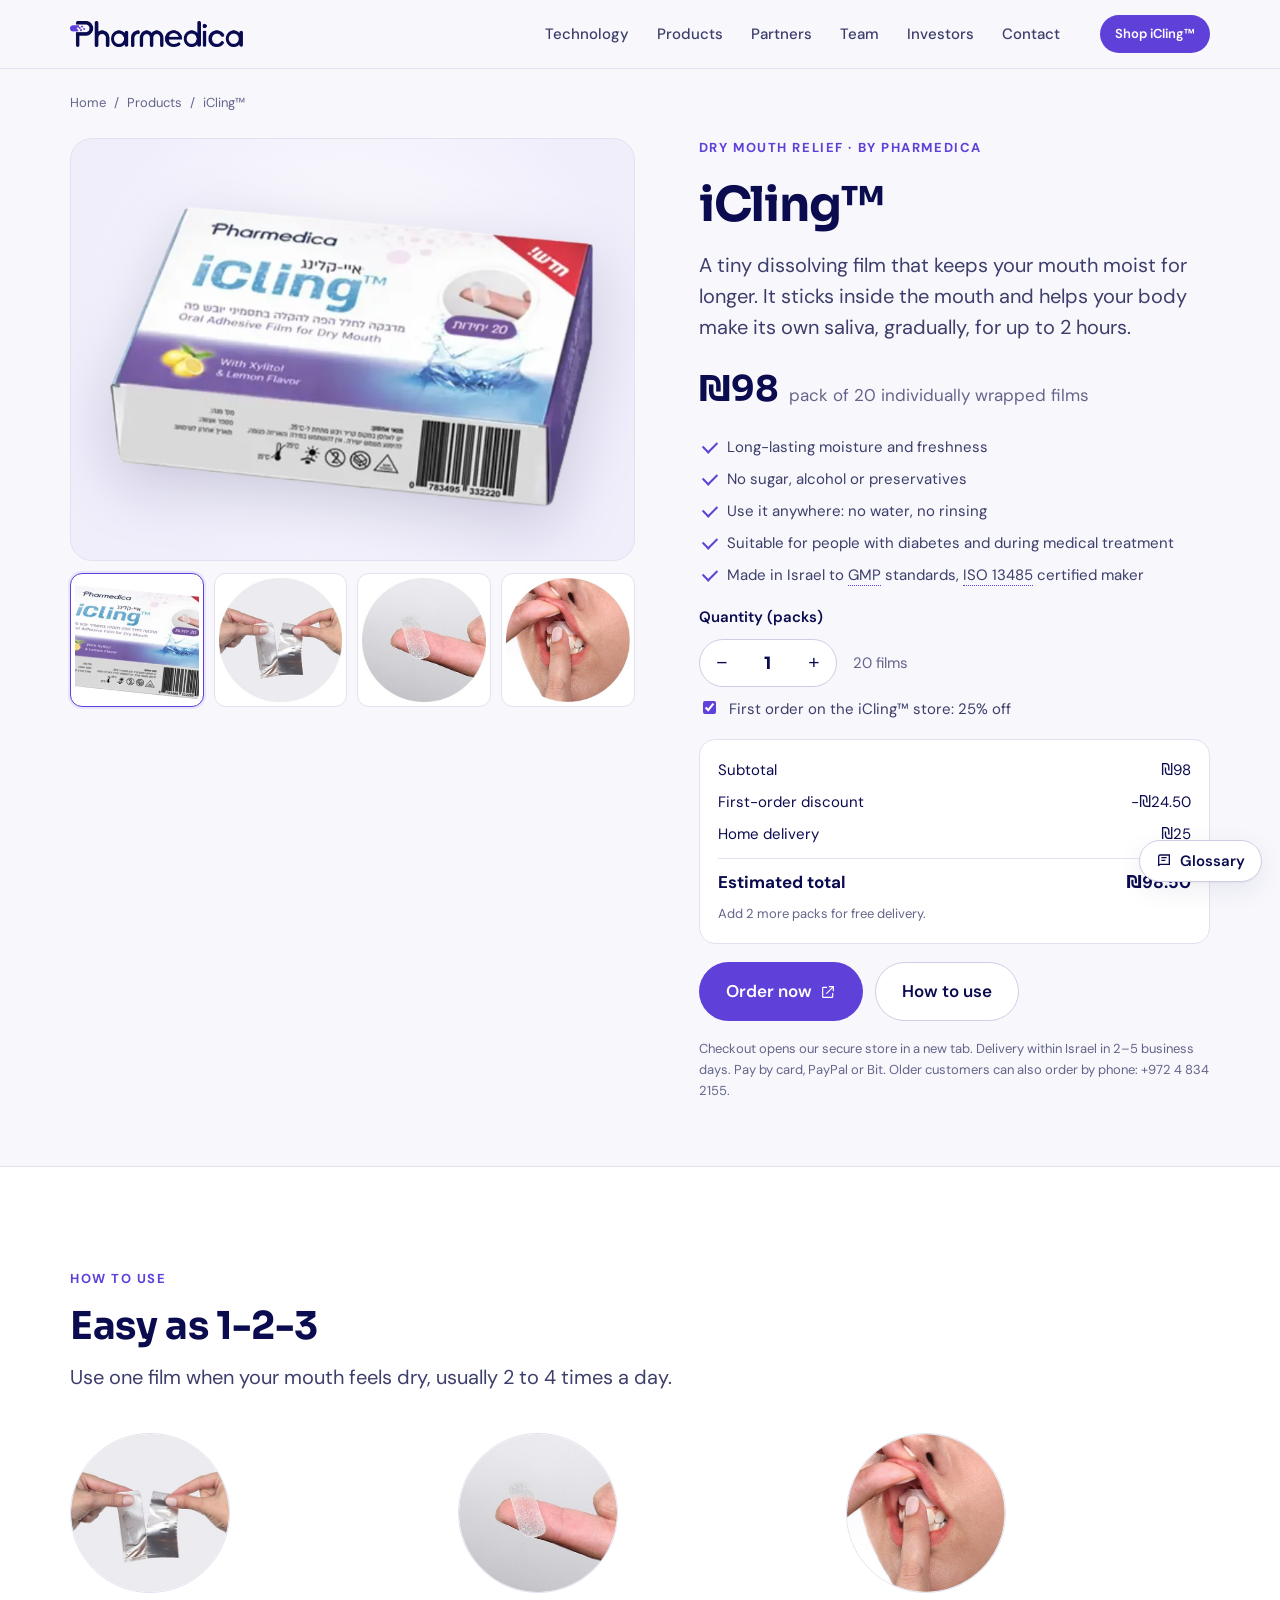
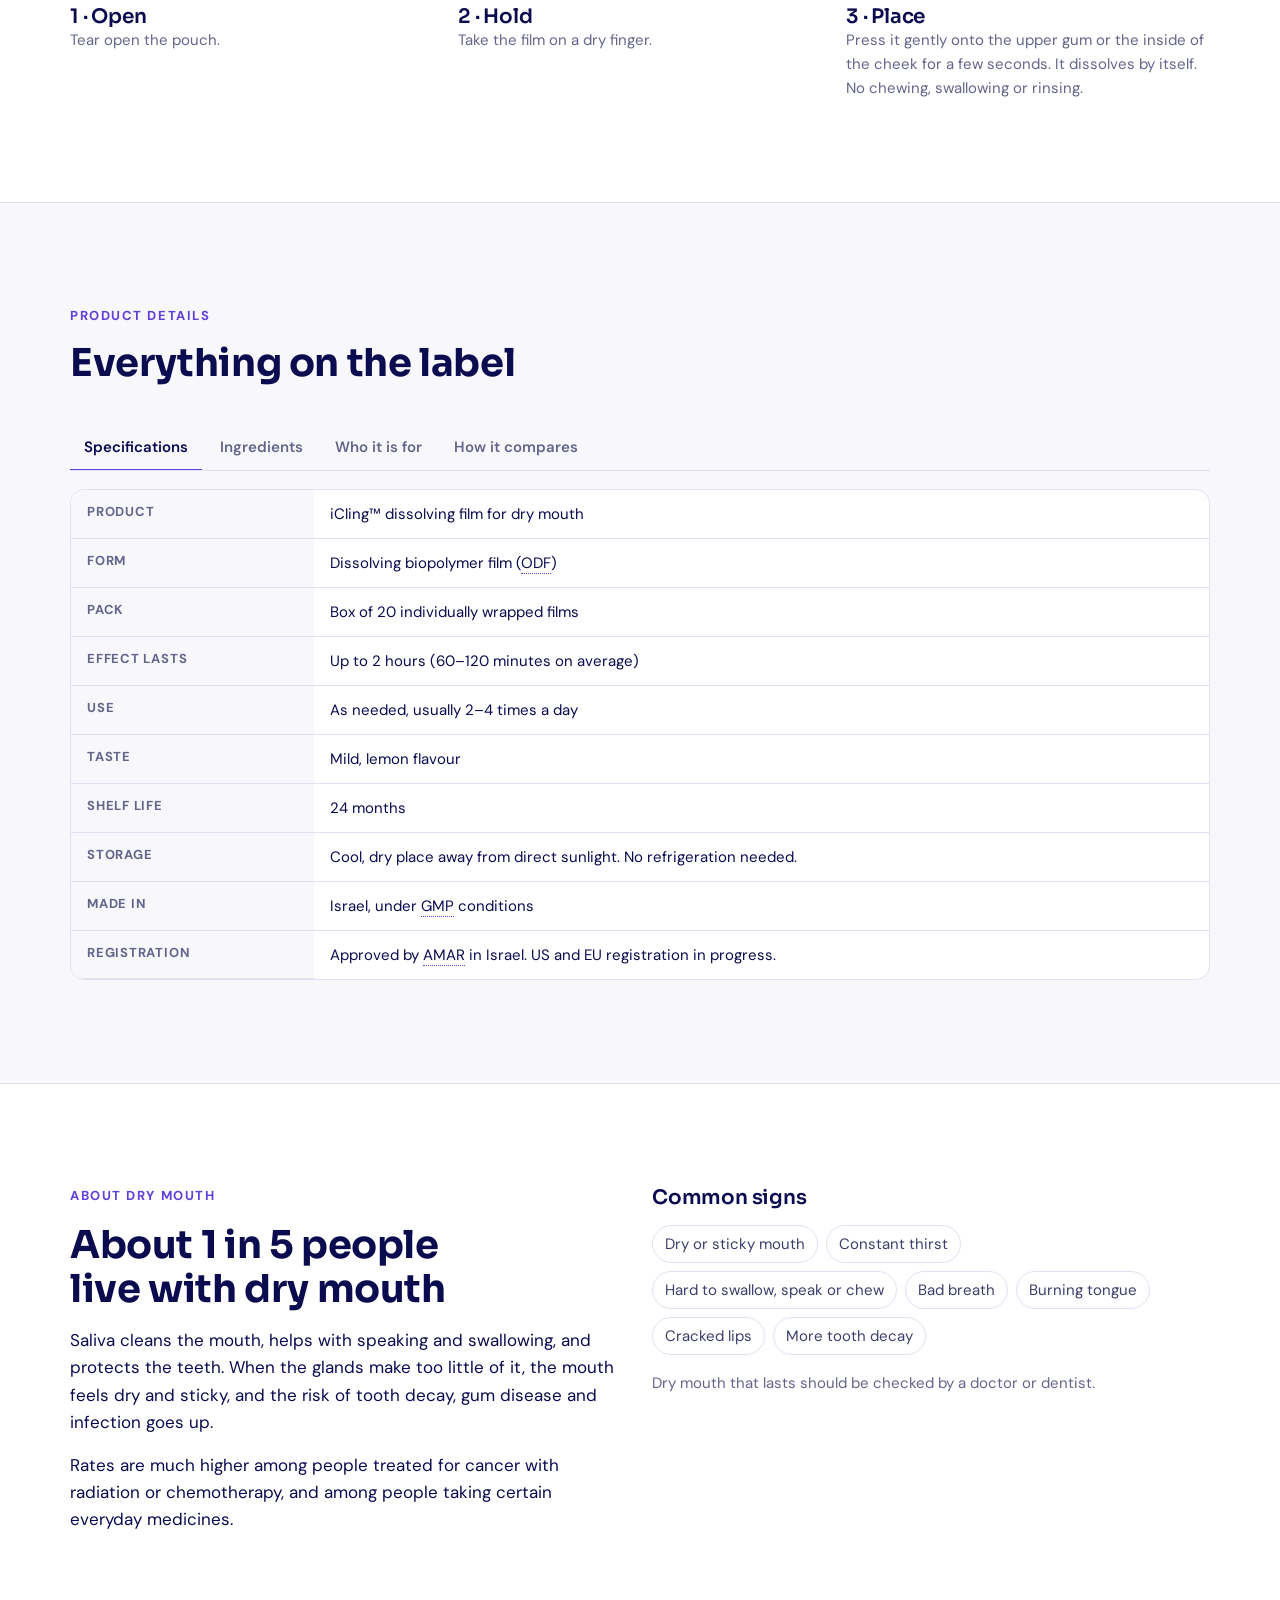
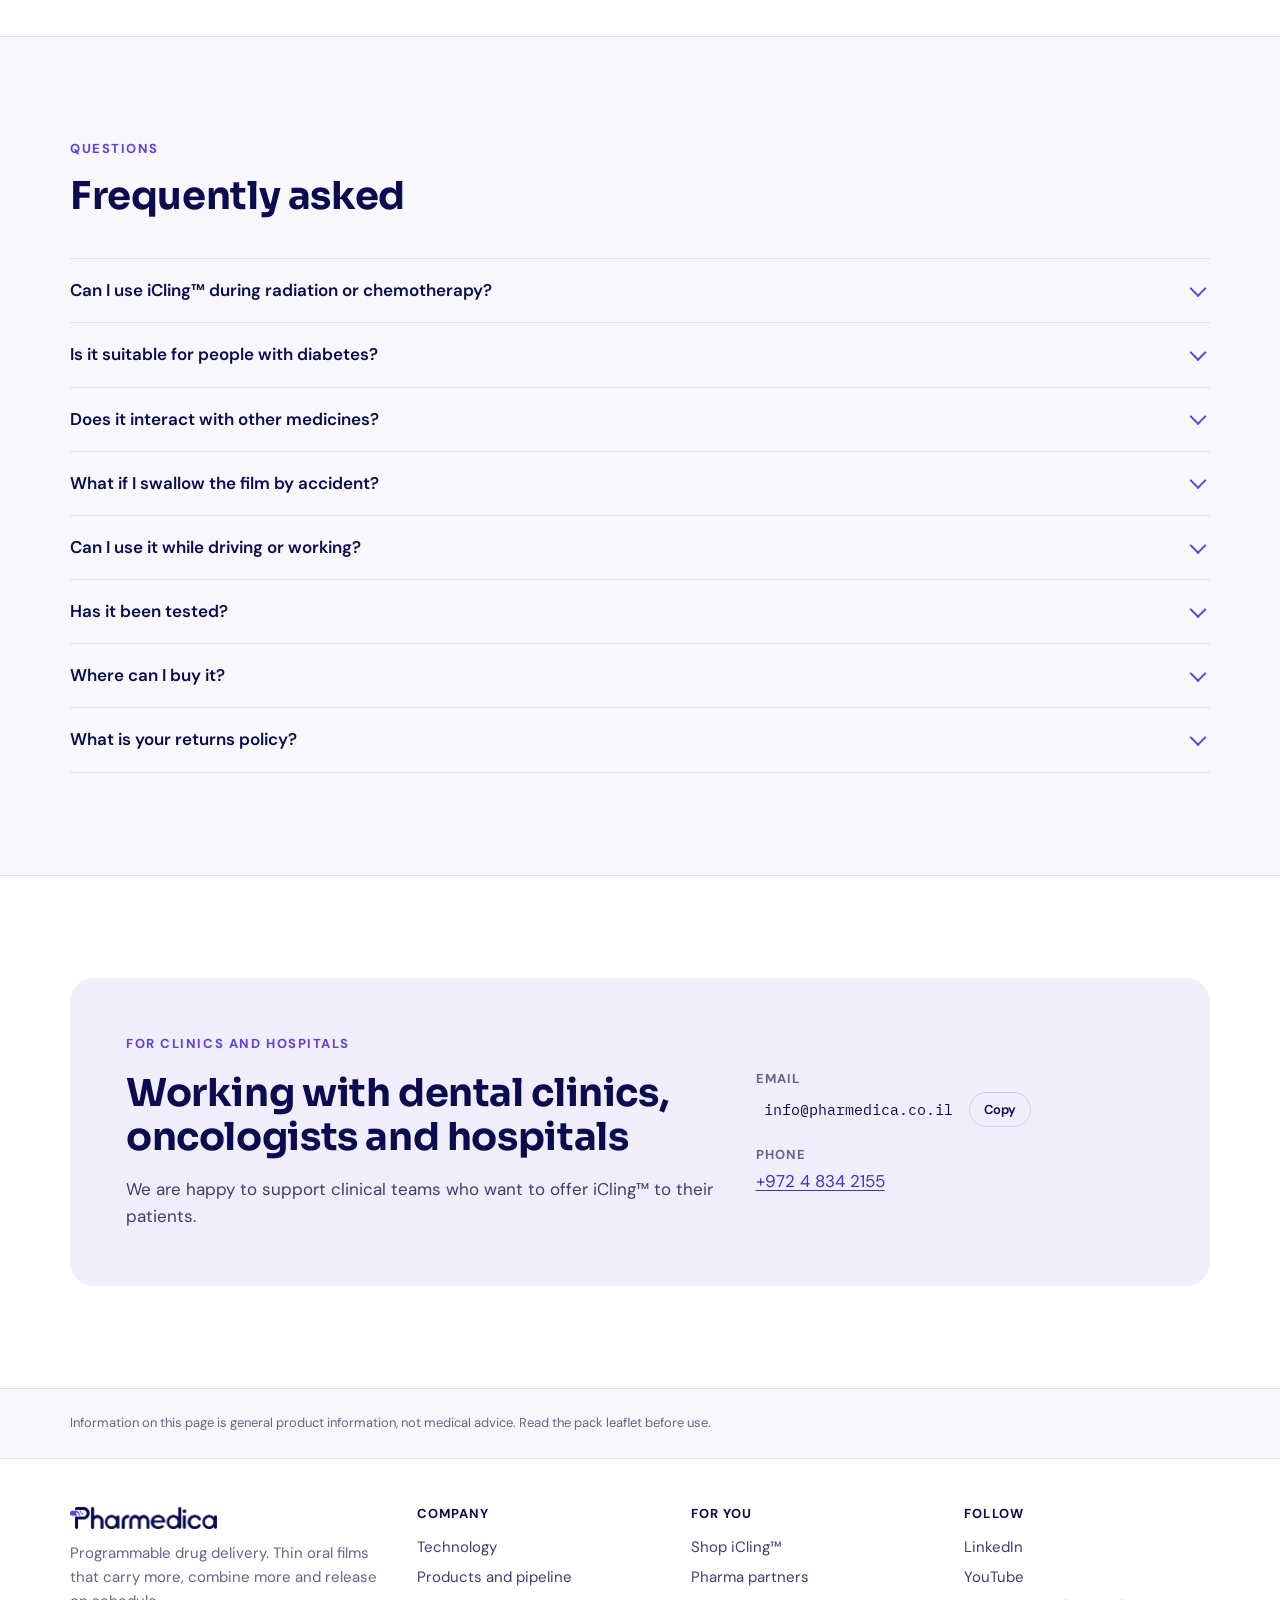
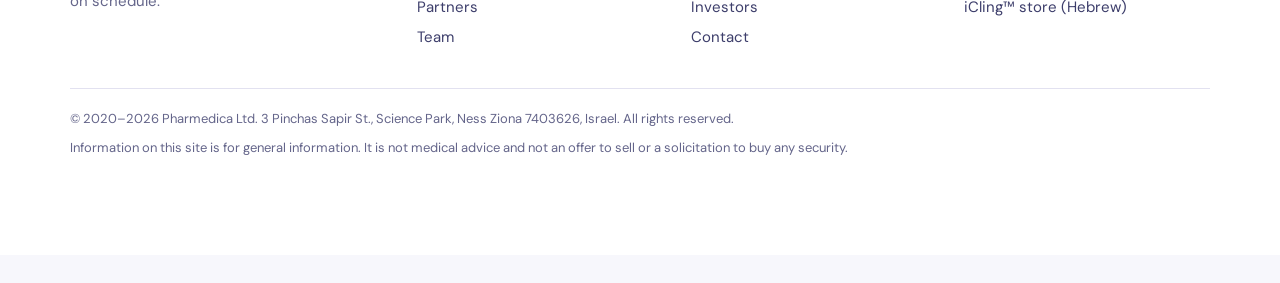
<file: icling.html>
<!doctype html>
<html lang="en">
<head>
<meta charset="utf-8">
<meta name="viewport" content="width=device-width, initial-scale=1, viewport-fit=cover">
<title>iCling™ for Dry Mouth · Pharmedica</title>
<meta name="description" content="iCling is a dissolving oral film that keeps the mouth moist for up to 2 hours. Order online with delivery across Israel.">
<meta property="og:title" content="iCling™ for Dry Mouth · Pharmedica">
<meta property="og:description" content="iCling is a dissolving oral film that keeps the mouth moist for up to 2 hours. Order online with delivery across Israel.">
<meta name="theme-color" content="#F7F7FC">
<link rel="icon" type="image/png" href="assets/img/favicon.png">
<link rel="preconnect" href="https://fonts.googleapis.com">
<link rel="preconnect" href="https://fonts.gstatic.com" crossorigin>
<link rel="stylesheet" href="https://fonts.googleapis.com/css2?family=DM+Sans:opsz,wght@9..40,400;9..40,500;9..40,600;9..40,700&family=IBM+Plex+Mono:wght@400;500&family=Sora:wght@500;600;700&display=swap">
<link rel="stylesheet" href="assets/css/style.css">
</head>
<body>
<header class="site-header">
  <div class="wrap nav">
    <a class="logo" href="index.html" aria-label="Pharmedica home"><img src="assets/img/pharmedica-logo.png" alt="Pharmedica" width="174" height="26"></a>
    <nav class="nav-links" aria-label="Main">
      <a href="index.html#technology">Technology</a>
      <a href="index.html#products">Products</a>
      <a href="index.html#partners">Partners</a>
      <a href="index.html#team">Team</a>
      <a href="investors.html">Investors</a>
      <a href="index.html#contact">Contact</a>
    </nav>
    <div class="nav-cta">
      <a class="btn btn-primary btn-sm" href="icling.html" aria-current="page">Shop iCling™</a>
    </div>
    <button class="menu-btn" type="button" aria-label="Open menu" aria-expanded="false"><svg viewBox="0 0 24 24" fill="none" stroke="currentColor" stroke-width="2" stroke-linecap="round"><path d="M4 7h16M4 12h16M4 17h16"/></svg></button>
  </div>
</header>
<main>
<div class="wrap">
  <nav class="crumbs" aria-label="Breadcrumb"><a href="index.html">Home</a><span>/</span><a href="index.html#products">Products</a><span>/</span><span aria-current="page">iCling™</span></nav>

  <section class="product">
    <div class="gallery">
      <div class="gallery-main chk" data-note="Pack shot is the Hebrew Israeli box. Need an English pack photo for the international site."><img id="gallery-main" src="assets/img/icling-box.webp" alt="iCling box with 20 oral adhesive films" width="700" height="446"></div>
      <div class="thumbs">
        <button type="button" aria-pressed="true" data-src="assets/img/icling-box.webp" data-alt="iCling box with 20 oral adhesive films" aria-label="Show the box"><img src="assets/img/icling-box.webp" alt=""></button>
        <button type="button" aria-pressed="false" data-src="assets/img/step-open.jpg" data-alt="Opening the single-film pouch" aria-label="Show the pouch"><img src="assets/img/step-open.jpg" alt=""></button>
        <button type="button" aria-pressed="false" data-src="assets/img/step-hold.jpg" data-alt="The thin film on a fingertip" aria-label="Show the film"><img src="assets/img/step-hold.jpg" alt=""></button>
        <button type="button" aria-pressed="false" data-src="assets/img/step-place.jpg" data-alt="Placing the film inside the mouth" aria-label="Show placement"><img src="assets/img/step-place.jpg" alt=""></button>
      </div>
    </div>

    <div class="buy">
      <span class="eyebrow">Dry mouth relief · by Pharmedica</span>
      <h1 style="font-size:clamp(2rem,1.5rem + 2vw,3rem)">iCling™</h1>
      <p class="lead">A tiny dissolving film that keeps your mouth moist for longer. It sticks inside the mouth and helps your body make its own saliva, gradually, for up to 2 hours.</p>
      <div class="price"><b class="chk" data-note="Product page shows ₪98; the store FAQ says ₪79. Align before launch.">₪98</b><span class="muted">pack of 20 individually wrapped films</span></div>

      <ul class="ticks">
        <li>Long-lasting moisture and freshness</li>
        <li>No sugar, alcohol or preservatives</li>
        <li>Use it anywhere: no water, no rinsing</li>
        <li>Suitable for people with diabetes and during medical treatment</li>
        <li>Made in Israel to <span class="t" data-t="gmp">GMP</span> standards, <span class="t" data-t="iso13485">ISO 13485</span> certified maker</li>
      </ul>

      <div class="stack" style="gap:10px">
        <span class="lbl" style="font-weight:600;font-size:var(--fs-sm)" id="qty-lbl">Quantity (packs)</span>
        <div style="display:flex;gap:16px;align-items:center;flex-wrap:wrap">
          <div class="qty" role="group" aria-labelledby="qty-lbl">
            <button type="button" id="q-minus" aria-label="One pack less">−</button>
            <input id="qty" type="number" inputmode="numeric" min="1" max="20" value="1" aria-labelledby="qty-lbl">
            <button type="button" id="q-plus" aria-label="One pack more">+</button>
          </div>
          <span class="small muted" id="s-films">20 films</span>
        </div>
        <label class="check"><input type="checkbox" id="first-order" checked> First order on the iCling™ store: 25% off</label>
      </div>

      <div class="summary" aria-live="polite">
        <div class="row"><span>Subtotal</span><span id="s-sub">₪98</span></div>
        <div class="row"><span>First-order discount</span><span id="s-disc">—</span></div>
        <div class="row"><span>Home delivery</span><span id="s-ship">₪25</span></div>
        <div class="row total"><span>Estimated total</span><span id="s-total">₪123</span></div>
        <p class="xs muted" id="ship-hint"></p>
      </div>

      <div class="actions">
        <a class="btn btn-primary btn-lg" href="https://icling.co.il/product/icling/" target="_blank" rel="noopener">Order now <svg viewBox="0 0 24 24" fill="none" stroke="currentColor" stroke-width="1.8" stroke-linecap="round" stroke-linejoin="round" aria-hidden="true"><path d="M14 4h6v6"/><path d="M20 4 10 14"/><path d="M19 14v5a1 1 0 0 1-1 1H5a1 1 0 0 1-1-1V6a1 1 0 0 1 1-1h5"/></svg></a>
        <a class="btn btn-ghost btn-lg" href="#how">How to use</a>
      </div>
      <p class="xs muted chk" data-note="Prototype: checkout links to the current Hebrew WooCommerce store. Decide whether to add an English checkout or keep the redirect.">Checkout opens our secure store in a new tab. Delivery within Israel in 2–5 business days. Pay by card, PayPal or Bit. Older customers can also order by phone: +972 4 834 2155.</p>
    </div>
  </section>
</div>

<!-- How to use -->
<section class="section white" id="how">
  <div class="wrap stack-lg">
    <div class="head">
      <span class="eyebrow">How to use</span>
      <h2>Easy as 1-2-3</h2>
      <p class="lead">Use one film when your mouth feels dry, usually 2 to 4 times a day.</p>
    </div>
    <div class="how">
      <figure><img src="assets/img/step-open.jpg" alt="Hands opening the foil pouch" width="350" height="350"><figcaption><h3>1 · Open</h3><p class="small muted">Tear open the pouch.</p></figcaption></figure>
      <figure><img src="assets/img/step-hold.jpg" alt="A clear film on a dry fingertip" width="339" height="339"><figcaption><h3>2 · Hold</h3><p class="small muted">Take the film on a dry finger.</p></figcaption></figure>
      <figure><img src="assets/img/step-place.jpg" alt="Pressing the film onto the upper gum" width="391" height="390"><figcaption><h3>3 · Place</h3><p class="small muted chk" data-note="Sources differ: pharmedica.co.il says upper gum; the store says inner cheek or palate. Pick one instruction.">Press it gently onto the upper gum or the inside of the cheek for a few seconds. It dissolves by itself. No chewing, swallowing or rinsing.</p></figcaption></figure>
    </div>
  </div>
</section>

<!-- Details tabs -->
<section class="section">
  <div class="wrap stack-lg">
    <div class="head"><span class="eyebrow">Product details</span><h2>Everything on the label</h2></div>
    <div class="tabs" data-tabs>
      <div class="tablist" role="tablist" aria-label="Product information">
        <button role="tab" id="tab-1" aria-controls="p-1" aria-selected="true" tabindex="0" type="button">Specifications</button>
        <button role="tab" id="tab-2" aria-controls="p-2" aria-selected="false" tabindex="-1" type="button">Ingredients</button>
        <button role="tab" id="tab-3" aria-controls="p-3" aria-selected="false" tabindex="-1" type="button">Who it is for</button>
        <button role="tab" id="tab-4" aria-controls="p-4" aria-selected="false" tabindex="-1" type="button">How it compares</button>
      </div>
      <div role="tabpanel" id="p-1" aria-labelledby="tab-1">
        <div class="table-wrap"><table>
          <tbody>
            <tr><th scope="row">Product</th><td>iCling™ dissolving film for dry mouth</td></tr>
            <tr><th scope="row">Form</th><td>Dissolving biopolymer film (<span class="t" data-t="odf">ODF</span>)</td></tr>
            <tr><th scope="row">Pack</th><td>Box of 20 individually wrapped films</td></tr>
            <tr><th scope="row">Effect lasts</th><td class="chk" data-note="Store says up to 2 hours (FAQ 60–120 min); deck and old site say 'several hours'. Align.">Up to 2 hours (60–120 minutes on average)</td></tr>
            <tr><th scope="row">Use</th><td>As needed, usually 2–4 times a day</td></tr>
            <tr><th scope="row">Taste</th><td>Mild, lemon flavour</td></tr>
            <tr><th scope="row">Shelf life</th><td>24 months</td></tr>
            <tr><th scope="row">Storage</th><td>Cool, dry place away from direct sunlight. No refrigeration needed.</td></tr>
            <tr><th scope="row">Made in</th><td>Israel, under <span class="t" data-t="gmp">GMP</span> conditions</td></tr>
            <tr><th scope="row">Registration</th><td class="chk" data-note="Conflict: deck says AMAR approval in Israel + FDA OTC monograph in the US; store says 'CE/FDA pending'. Confirm exact status and wording.">Approved by <span class="t" data-t="amar">AMAR</span> in Israel. US and EU registration in progress.</td></tr>
          </tbody>
        </table></div>
      </div>
      <div role="tabpanel" id="p-2" aria-labelledby="tab-2" hidden>
        <div class="stack">
          <p>The film is made of plant-based polymers and other <span class="t" data-t="excipient">excipients</span> that are <span class="t" data-t="gras">GRAS</span>. It contains no sugar, alcohol, preservatives or animal ingredients.</p>
          <div class="chips">
            <span class="chip"><span class="t" data-t="xylitol">Xylitol</span> 5%</span><span class="chip">Natural flavour</span><span class="chip">Xanthan gum</span><span class="chip"><span class="t" data-t="hpmc">HPMC</span></span><span class="chip">Carbomer</span><span class="chip">PEG 400</span><span class="chip">Propylene glycol</span><span class="chip">Sucralose</span>
          </div>
          <p class="small muted chk" data-note="The store says 'natural ingredients only', but the list includes PEG 400, propylene glycol and sucralose. Reword the natural claim.">Ingredient list as printed on the Israeli pack.</p>
        </div>
      </div>
      <div role="tabpanel" id="p-3" aria-labelledby="tab-3" hidden>
        <ul class="ticks">
          <li>People with long-term dry mouth (<span class="t" data-t="xero">xerostomia</span>)</li>
          <li>People taking medicines that reduce saliva. More than 400 medicines can do this, including some for depression, blood pressure, allergies and pain.</li>
          <li>Cancer patients during or after radiation or chemotherapy</li>
          <li>Older adults and people who find swallowing hard</li>
          <li>Anyone with dry mouth at night or on long drives and flights</li>
        </ul>
        <p class="small muted" style="margin-top:12px">For adults. Children only on a doctor's advice.</p>
      </div>
      <div role="tabpanel" id="p-4" aria-labelledby="tab-4" hidden>
        <div class="table-wrap"><table>
          <thead><tr><th></th><th>iCling™ film</th><th>Gels and pastes</th><th>Sprays and rinses</th></tr></thead>
          <tbody>
            <tr><th scope="row">How it works</th><td>Sticks and releases moisture over time</td><td>Coats the mouth lining</td><td>Wets the mouth briefly</td></tr>
            <tr><th scope="row">Effect lasts</th><td><b>60–120 min</b></td><td>20–30 min</td><td>A few minutes</td></tr>
            <tr><th scope="row">How often</th><td>Low</td><td>Medium</td><td>Very high</td></tr>
            <tr><th scope="row">Convenience</th><td>Discreet, no water</td><td>Sticky, strong taste</td><td>Liquid, needs water</td></tr>
          </tbody>
        </table></div>
        <p class="xs muted" style="margin-top:8px">Source: Pharmedica product information.</p>
      </div>
    </div>
  </div>
</section>

<!-- Dry mouth explainer -->
<section class="section white">
  <div class="wrap grid g2" style="align-items:start">
    <div class="stack">
      <span class="eyebrow">About dry mouth</span>
      <h2>About 1 in 5 people live with dry mouth</h2>
      <p>Saliva cleans the mouth, helps with speaking and swallowing, and protects the teeth. When the glands make too little of it, the mouth feels dry and sticky, and the risk of tooth decay, gum disease and infection goes up.</p>
      <p>Rates are much higher among people treated for cancer with radiation or chemotherapy, and among people taking certain everyday medicines.</p>
    </div>
    <div class="stack">
      <h3>Common signs</h3>
      <div class="chips">
        <span class="chip">Dry or sticky mouth</span><span class="chip">Constant thirst</span><span class="chip">Hard to swallow, speak or chew</span><span class="chip">Bad breath</span><span class="chip">Burning tongue</span><span class="chip">Cracked lips</span><span class="chip">More tooth decay</span>
      </div>
      <p class="small muted">Dry mouth that lasts should be checked by a doctor or dentist.</p>
    </div>
  </div>
</section>

<!-- FAQ -->
<section class="section">
  <div class="wrap stack-lg">
    <div class="head"><span class="eyebrow">Questions</span><h2>Frequently asked</h2></div>
    <div class="faq">
      <details><summary>Can I use iCling™ during radiation or chemotherapy?</summary><div>Yes. iCling™ was developed with people who have dry mouth from cancer treatment in mind and can be used during active treatment. Ask your care team if you are unsure.</div></details>
      <details><summary>Is it suitable for people with diabetes?</summary><div>Yes. It is sugar-free and does not affect blood glucose levels.</div></details>
      <details><summary>Does it interact with other medicines?</summary><div>iCling™ is not swallowed as a medicine and does not affect how other medicines are absorbed.</div></details>
      <details><summary>What if I swallow the film by accident?</summary><div>No need to worry. It breaks down naturally. The relief will simply end sooner.</div></details>
      <details><summary>Can I use it while driving or working?</summary><div>Yes. The film is discreet and does not get in the way of talking, driving or sipping a drink.</div></details>
      <details><summary>Has it been tested?</summary><div><span class="chk" data-note="Deck: 91% positive feedback in initial clinical studies. Professional page: internal user studies, ~90 min average effect. Confirm which figure to publish.">In initial studies with cancer patients and older adults with chronic dry mouth, 91% of users gave positive feedback. Users reported faster relief, about 90 minutes of effect on average, and better sleep and speech.</span></div></details>
      <details><summary>Where can I buy it?</summary><div>Online through our store, with delivery across Israel, and in selected pharmacies.</div></details>
      <details><summary>What is your returns policy?</summary><div>You can return an unopened product within 14 days of purchase, in line with Israeli consumer protection law.</div></details>
    </div>
  </div>
</section>

<!-- For professionals -->
<section class="section white">
  <div class="wrap">
    <div class="band" style="background:var(--tint);color:var(--ink)">
      <div class="stack">
        <span class="eyebrow">For clinics and hospitals</span>
        <h2 style="color:var(--ink)">Working with dental clinics, oncologists and hospitals</h2>
        <p style="color:var(--ink-2)">We are happy to support clinical teams who want to offer iCling™ to their patients.</p>
      </div>
      <div class="contact-list">
        <div><span class="lbl">Email</span><span class="copy-line"><code>info@pharmedica.co.il</code><button class="btn btn-ghost btn-sm" type="button" data-copy="info@pharmedica.co.il" style="color:var(--ink);border-color:var(--line-strong)">Copy</button></span></div>
        <div><span class="lbl">Phone</span><a href="tel:+97248342155">+972 4 834 2155</a></div>
      </div>
    </div>
  </div>
</section>
<p class="wrap xs muted" style="padding-block:24px">Information on this page is general product information, not medical advice. Read the pack leaflet before use.</p>
</main>
<footer class="site-footer">
  <div class="wrap">
    <div class="foot">
      <div>
        <img src="assets/img/pharmedica-logo.png" alt="Pharmedica" width="147" height="22">
        <p>Programmable drug delivery. Thin oral films that carry more, combine more and release on schedule.</p>
      </div>
      <div>
        <h4>Company</h4>
        <a href="index.html#technology">Technology</a>
        <a href="index.html#products">Products and pipeline</a>
        <a href="index.html#partners">Partners</a>
        <a href="index.html#team">Team</a>
      </div>
      <div>
        <h4>For you</h4>
        <a href="icling.html">Shop iCling™</a>
        <a href="index.html#business">Pharma partners</a>
        <a href="investors.html">Investors</a>
        <a href="index.html#contact">Contact</a>
      </div>
      <div>
        <h4>Follow</h4>
        <a href="https://www.linkedin.com/company/pharmedica-ltd/" target="_blank" rel="noopener">LinkedIn</a>
        <a href="https://www.youtube.com/@PharMedica-il" target="_blank" rel="noopener">YouTube</a>
        <a href="https://icling.co.il/" target="_blank" rel="noopener">iCling™ store (Hebrew)</a>
      </div>
    </div>
    <div class="legal">
      <p>© 2020–<span data-year>2026</span> Pharmedica Ltd. 3 Pinchas Sapir St., Science Park, Ness Ziona 7403626, Israel. All rights reserved.</p>
      <p>Information on this site is for general information. It is not medical advice and not an offer to sell or a solicitation to buy any security.</p>
    </div>
  </div>
</footer>
<script src="assets/js/main.js"></script>
</body>
</html>
</file>
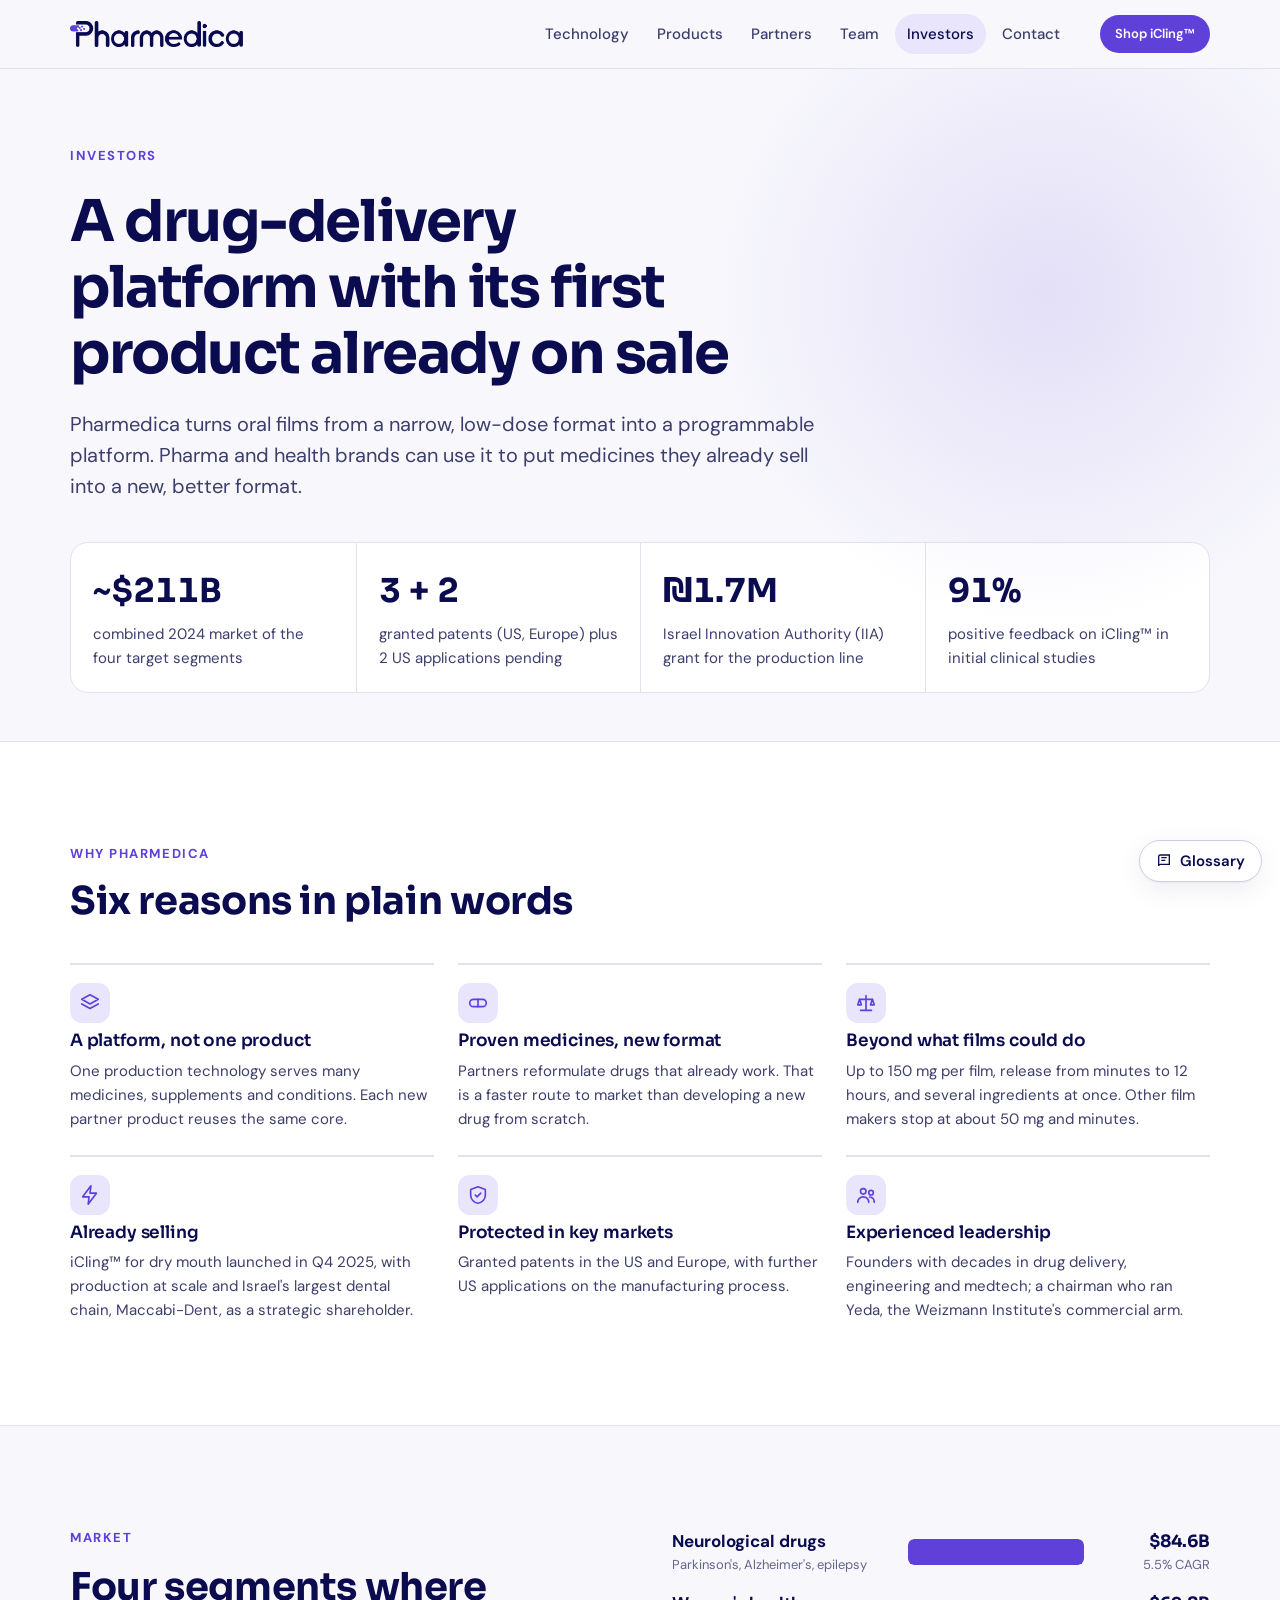
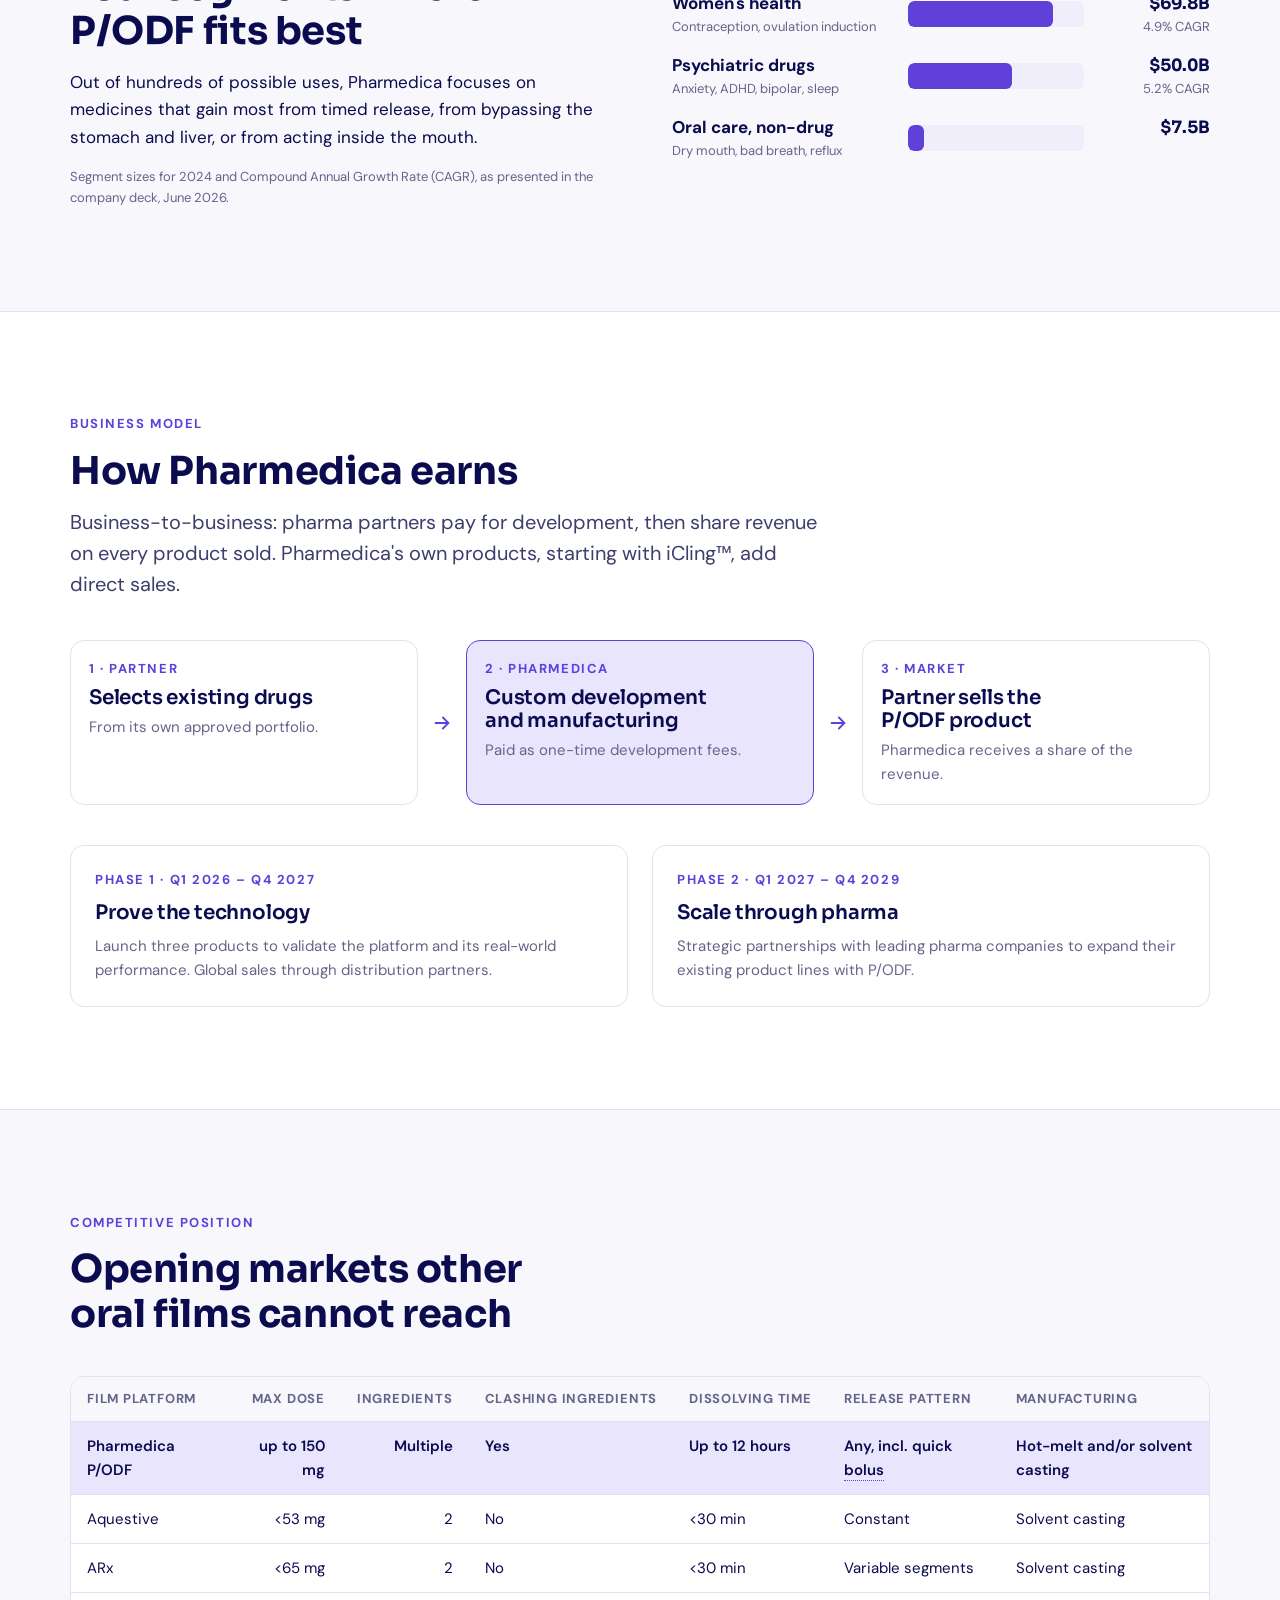
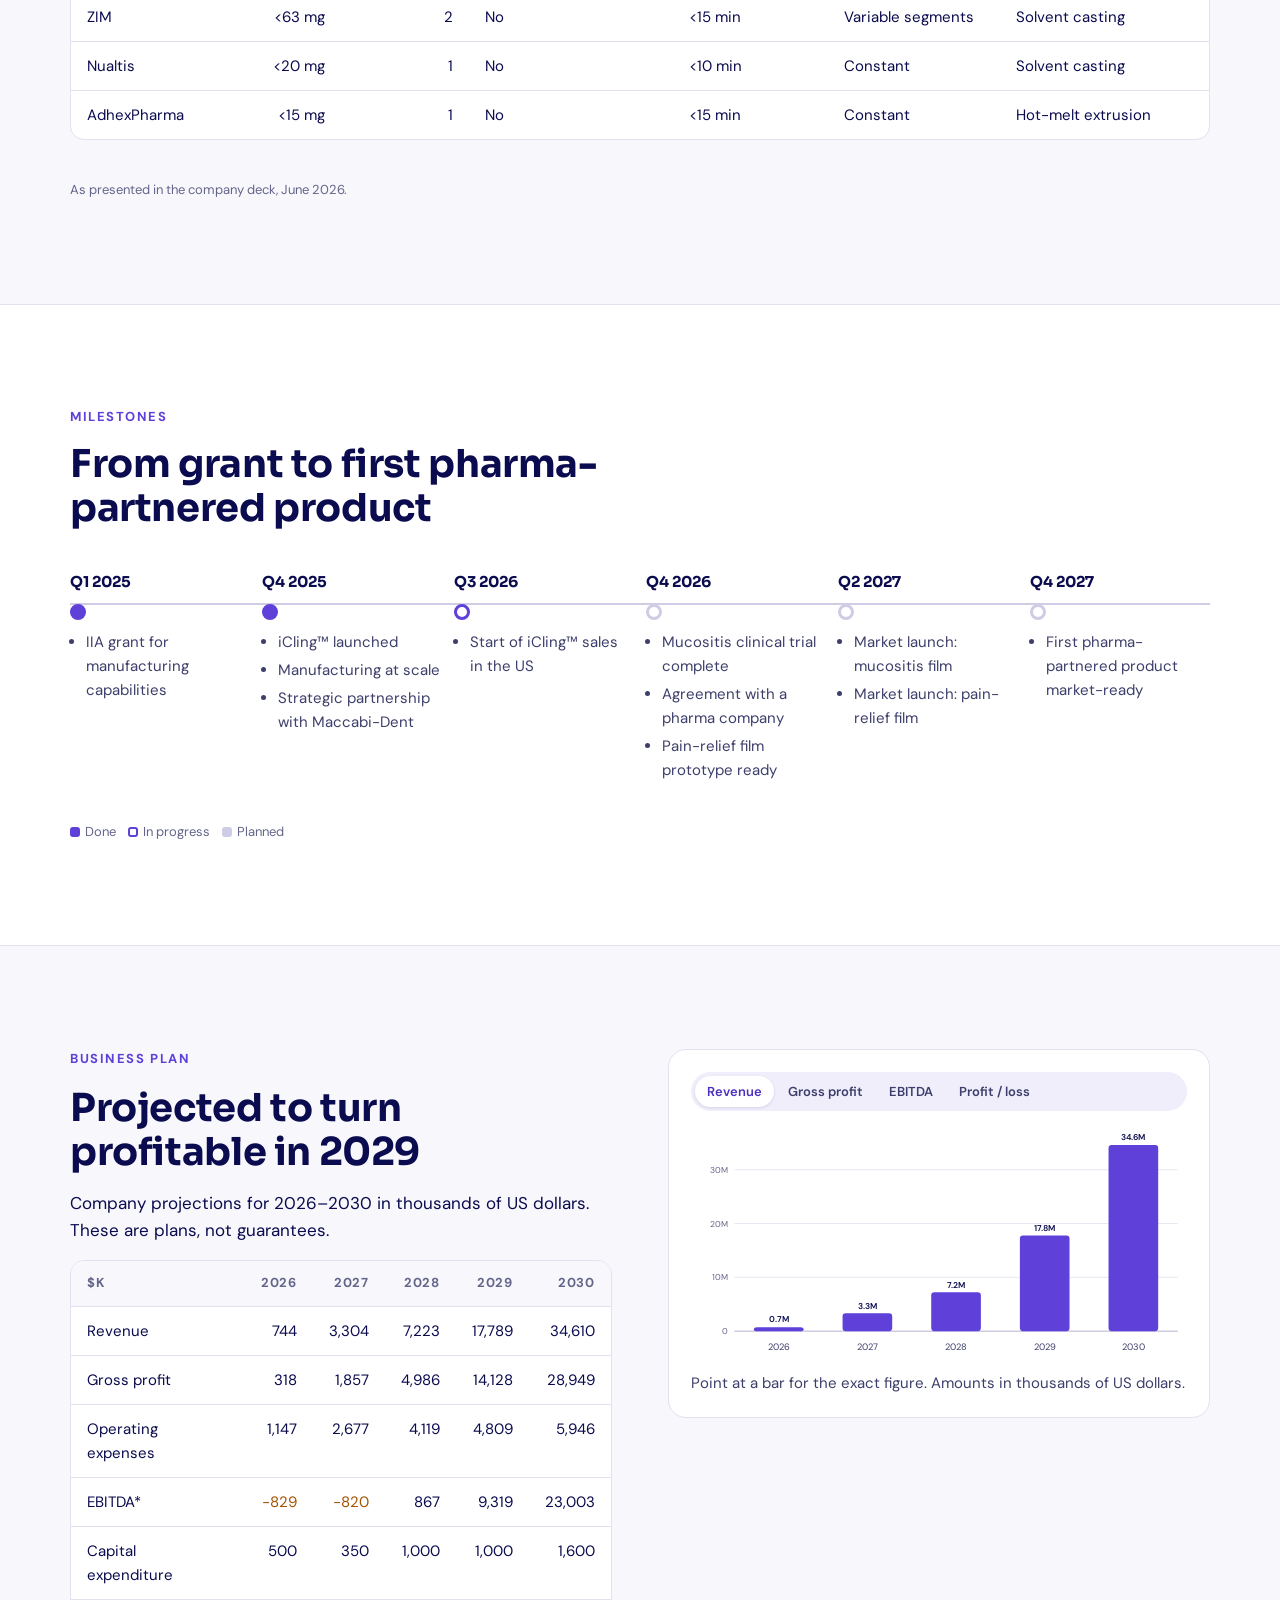
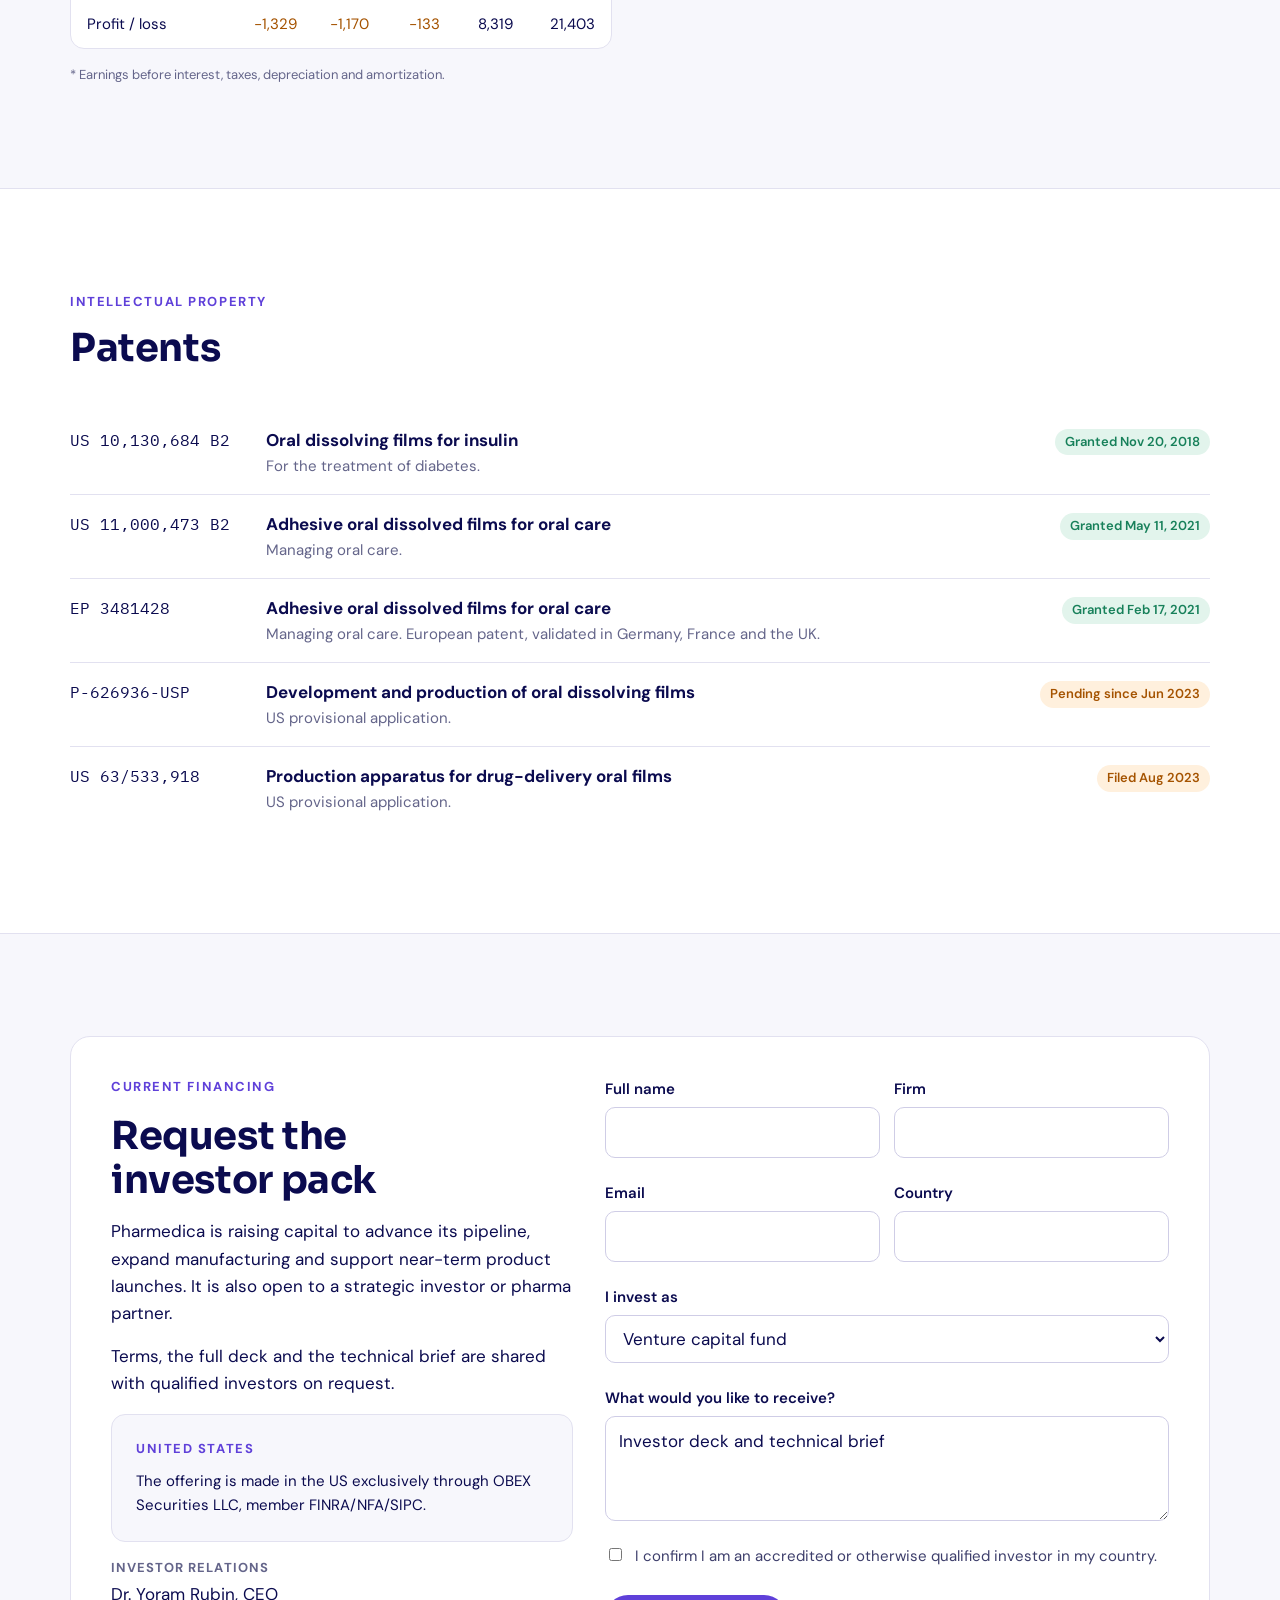
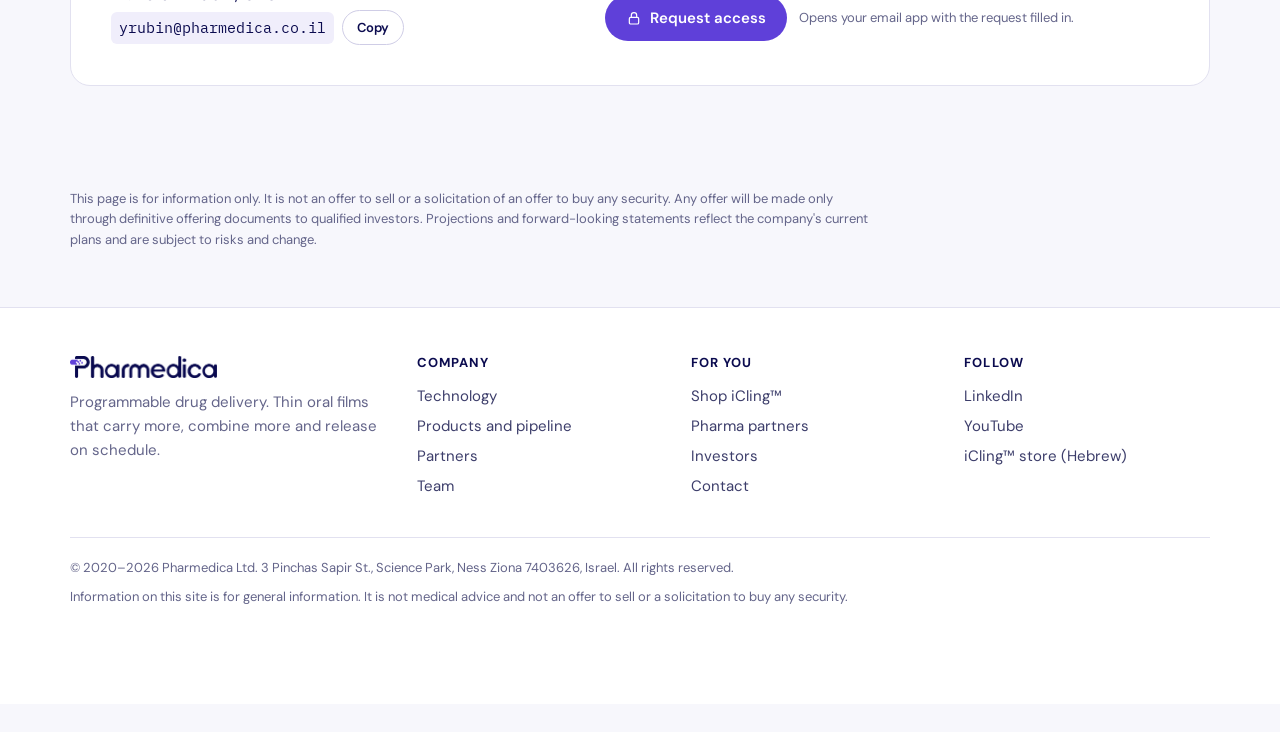
<file: investors.html>
<!doctype html>
<html lang="en">
<head>
<meta charset="utf-8">
<meta name="viewport" content="width=device-width, initial-scale=1, viewport-fit=cover">
<title>Investors · Pharmedica</title>
<meta name="description" content="Investor overview of Pharmedica: P/ODF platform, market, business model, milestones, patents and how to request the investor pack.">
<meta property="og:title" content="Investors · Pharmedica">
<meta property="og:description" content="Investor overview of Pharmedica: P/ODF platform, market, business model, milestones, patents and how to request the investor pack.">
<meta name="theme-color" content="#F7F7FC">
<link rel="icon" type="image/png" href="assets/img/favicon.png">
<link rel="preconnect" href="https://fonts.googleapis.com">
<link rel="preconnect" href="https://fonts.gstatic.com" crossorigin>
<link rel="stylesheet" href="https://fonts.googleapis.com/css2?family=DM+Sans:opsz,wght@9..40,400;9..40,500;9..40,600;9..40,700&family=IBM+Plex+Mono:wght@400;500&family=Sora:wght@500;600;700&display=swap">
<link rel="stylesheet" href="assets/css/style.css">
</head>
<body>
<header class="site-header">
  <div class="wrap nav">
    <a class="logo" href="index.html" aria-label="Pharmedica home"><img src="assets/img/pharmedica-logo.png" alt="Pharmedica" width="174" height="26"></a>
    <nav class="nav-links" aria-label="Main">
      <a href="index.html#technology">Technology</a>
      <a href="index.html#products">Products</a>
      <a href="index.html#partners">Partners</a>
      <a href="index.html#team">Team</a>
      <a href="investors.html" aria-current="page">Investors</a>
      <a href="index.html#contact">Contact</a>
    </nav>
    <div class="nav-cta">
      <a class="btn btn-primary btn-sm" href="icling.html">Shop iCling™</a>
    </div>
    <button class="menu-btn" type="button" aria-label="Open menu" aria-expanded="false"><svg viewBox="0 0 24 24" fill="none" stroke="currentColor" stroke-width="2" stroke-linecap="round"><path d="M4 7h16M4 12h16M4 17h16"/></svg></button>
  </div>
</header>
<main>

<section class="hero" style="padding-bottom:48px">
  <div class="wrap stack-lg">
    <div class="head hero-copy">
      <span class="eyebrow">Investors</span>
      <h1>A drug-delivery platform with its first product already on sale</h1>
      <p class="lead">Pharmedica turns oral films from a narrow, low-dose format into a programmable platform. Pharma and health brands can use it to put medicines they already sell into a new, better format.</p>
    </div>
    <div class="kpis">
      <div><b>~$211B</b><span>combined 2024 market of the four target segments</span></div>
      <div><b>3 + 2</b><span>granted patents (US, Europe) plus 2 US applications pending</span></div>
      <div><b>₪1.7M</b><span>Israel Innovation Authority (IIA) grant for the production line</span></div>
      <div><b>91%</b><span>positive feedback on iCling™ in initial clinical studies</span></div>
    </div>
  </div>
</section>

<!-- Thesis -->
<section class="section white">
  <div class="wrap stack-lg">
    <div class="head"><span class="eyebrow">Why Pharmedica</span><h2>Six reasons in plain words</h2></div>
    <div class="grid g3">
      <div class="feature"><div class="ico"><svg viewBox="0 0 24 24" fill="none" stroke="currentColor" stroke-width="1.8" stroke-linecap="round" stroke-linejoin="round" aria-hidden="true"><path d="m12 3 9 5-9 5-9-5z"/><path d="m3 13 9 5 9-5"/></svg></div><h3>A platform, not one product</h3><p>One production technology serves many medicines, supplements and conditions. Each new partner product reuses the same core.</p></div>
      <div class="feature"><div class="ico"><svg viewBox="0 0 24 24" fill="none" stroke="currentColor" stroke-width="1.8" stroke-linecap="round" stroke-linejoin="round" aria-hidden="true"><rect x="3" y="8" width="18" height="8" rx="4"/><path d="M12 8v8"/></svg></div><h3>Proven medicines, new format</h3><p>Partners reformulate drugs that already work. That is a faster route to market than developing a new drug from scratch.</p></div>
      <div class="feature"><div class="ico"><svg viewBox="0 0 24 24" fill="none" stroke="currentColor" stroke-width="1.8" stroke-linecap="round" stroke-linejoin="round" aria-hidden="true"><path d="M12 4v16M6 20h12"/><path d="M5 8h14"/><path d="m5 8-2 6h4zM19 8l-2 6h4z"/></svg></div><h3>Beyond what films could do</h3><p>Up to 150 mg per film, release from minutes to 12 hours, and several ingredients at once. Other film makers stop at about 50 mg and minutes.</p></div>
      <div class="feature"><div class="ico"><svg viewBox="0 0 24 24" fill="none" stroke="currentColor" stroke-width="1.8" stroke-linecap="round" stroke-linejoin="round" aria-hidden="true"><path d="M13 2 4 14h7l-1 8 9-12h-7z"/></svg></div><h3>Already selling</h3><p>iCling™ for dry mouth launched in Q4 2025, with production at scale and Israel's largest dental chain, Maccabi-Dent, as a strategic shareholder.</p></div>
      <div class="feature"><div class="ico"><svg viewBox="0 0 24 24" fill="none" stroke="currentColor" stroke-width="1.8" stroke-linecap="round" stroke-linejoin="round" aria-hidden="true"><path d="M12 3 4 6v6c0 4.5 3.4 8.3 8 9 4.6-.7 8-4.5 8-9V6z"/><path d="m9 12 2 2 4-4"/></svg></div><h3>Protected in key markets</h3><p>Granted patents in the US and Europe, with further US applications on the manufacturing process.</p></div>
      <div class="feature"><div class="ico"><svg viewBox="0 0 24 24" fill="none" stroke="currentColor" stroke-width="1.8" stroke-linecap="round" stroke-linejoin="round" aria-hidden="true"><circle cx="9" cy="8" r="3"/><path d="M3 20c0-3.3 2.7-6 6-6s6 2.7 6 6"/><circle cx="17.5" cy="9.5" r="2.5"/><path d="M16 14.2c2.9.3 5 2.6 5 5.8"/></svg></div><h3>Experienced leadership</h3><p>Founders with decades in drug delivery, engineering and medtech; a chairman who ran Yeda, the Weizmann Institute's commercial arm.</p></div>
    </div>
  </div>
</section>

<!-- Market -->
<section class="section">
  <div class="wrap grid g2" style="gap:clamp(28px,5vw,64px);align-items:start">
    <div class="stack">
      <span class="eyebrow">Market</span>
      <h2>Four segments where P/ODF fits best</h2>
      <p>Out of hundreds of possible uses, Pharmedica focuses on medicines that gain most from timed release, from bypassing the stomach and liver, or from acting inside the mouth.</p>
      <p class="xs muted">Segment sizes for 2024 and Compound Annual Growth Rate (CAGR), as presented in the company deck, June 2026.</p>
    </div>
    <div class="seg-bars">
      <div class="seg-bar"><div><b>Neurological drugs</b><div class="xs muted">Parkinson's, Alzheimer's, epilepsy</div></div><div class="track"><div class="fill" style="--w:100%"></div></div><div class="val">$84.6B<small>5.5% CAGR</small></div></div>
      <div class="seg-bar"><div><b>Women's health</b><div class="xs muted">Contraception, ovulation induction</div></div><div class="track"><div class="fill" style="--w:82.5%"></div></div><div class="val">$69.8B<small>4.9% CAGR</small></div></div>
      <div class="seg-bar"><div><b>Psychiatric drugs</b><div class="xs muted">Anxiety, ADHD, bipolar, sleep</div></div><div class="track"><div class="fill" style="--w:59.1%"></div></div><div class="val">$50.0B<small>5.2% CAGR</small></div></div>
      <div class="seg-bar"><div><b>Oral care, non-drug</b><div class="xs muted">Dry mouth, bad breath, reflux</div></div><div class="track"><div class="fill" style="--w:8.9%"></div></div><div class="val">$7.5B<small>&nbsp;</small></div></div>
    </div>
  </div>
</section>

<!-- Business model + GTM -->
<section class="section white">
  <div class="wrap stack-lg">
    <div class="head"><span class="eyebrow">Business model</span><h2>How Pharmedica earns</h2>
      <p class="lead">Business-to-business: pharma partners pay for development, then share revenue on every product sold. Pharmedica's own products, starting with iCling™, add direct sales.</p></div>
    <div class="flow">
      <div class="node"><span class="eyebrow">1 · Partner</span><h3>Selects existing drugs</h3><p class="small muted">From its own approved portfolio.</p></div>
      <div class="arrow"><svg viewBox="0 0 24 24" width="22" height="22" fill="none" stroke="currentColor" stroke-width="2" stroke-linecap="round" aria-hidden="true"><path d="M5 12h14M13 6l6 6-6 6"/></svg></div>
      <div class="node main"><span class="eyebrow">2 · Pharmedica</span><h3>Custom development and manufacturing</h3><p class="small muted">Paid as one-time development fees.</p></div>
      <div class="arrow"><svg viewBox="0 0 24 24" width="22" height="22" fill="none" stroke="currentColor" stroke-width="2" stroke-linecap="round" aria-hidden="true"><path d="M5 12h14M13 6l6 6-6 6"/></svg></div>
      <div class="node"><span class="eyebrow">3 · Market</span><h3>Partner sells the P/ODF product</h3><p class="small muted">Pharmedica receives a share of the revenue.</p></div>
    </div>
    <div class="grid g2">
      <div class="card"><span class="eyebrow">Phase 1 · Q1 2026 – Q4 2027</span><h3>Prove the technology</h3><p class="small muted">Launch three products to validate the platform and its real-world performance. Global sales through distribution partners.</p></div>
      <div class="card"><span class="eyebrow">Phase 2 · Q1 2027 – Q4 2029</span><h3>Scale through pharma</h3><p class="small muted">Strategic partnerships with leading pharma companies to expand their existing product lines with P/ODF.</p></div>
    </div>
  </div>
</section>

<!-- Competition -->
<section class="section">
  <div class="wrap stack-lg">
    <div class="head"><span class="eyebrow">Competitive position</span><h2>Opening markets other oral films cannot reach</h2></div>
    <div class="table-wrap chk" data-note="Competitor figures as shown in the June 2026 deck. Source them before publishing competitor names.">
      <table>
        <thead><tr><th>Film platform</th><th class="r">Max dose</th><th class="r">Ingredients</th><th>Clashing ingredients</th><th>Dissolving time</th><th>Release pattern</th><th>Manufacturing</th></tr></thead>
        <tbody>
          <tr class="hl"><td>Pharmedica P/ODF</td><td class="r">up to 150 mg</td><td class="r">Multiple</td><td>Yes</td><td>Up to 12 hours</td><td>Any, incl. quick <span class="t" data-t="bolus">bolus</span></td><td>Hot-melt and/or solvent casting</td></tr>
          <tr><td>Aquestive</td><td class="r">&lt;53 mg</td><td class="r">2</td><td>No</td><td>&lt;30 min</td><td>Constant</td><td>Solvent casting</td></tr>
          <tr><td>ARx</td><td class="r">&lt;65 mg</td><td class="r">2</td><td>No</td><td>&lt;30 min</td><td>Variable segments</td><td>Solvent casting</td></tr>
          <tr><td>ZIM</td><td class="r">&lt;63 mg</td><td class="r">2</td><td>No</td><td>&lt;15 min</td><td>Variable segments</td><td>Solvent casting</td></tr>
          <tr><td>Nualtis</td><td class="r">&lt;20 mg</td><td class="r">1</td><td>No</td><td>&lt;10 min</td><td>Constant</td><td>Solvent casting</td></tr>
          <tr><td>AdhexPharma</td><td class="r">&lt;15 mg</td><td class="r">1</td><td>No</td><td>&lt;15 min</td><td>Constant</td><td>Hot-melt extrusion</td></tr>
        </tbody>
      </table>
    </div>
    <p class="xs muted">As presented in the company deck, June 2026.</p>
  </div>
</section>

<!-- Milestones -->
<section class="section white">
  <div class="wrap stack-lg">
    <div class="head"><span class="eyebrow">Milestones</span><h2>From grant to first pharma-partnered product</h2></div>
    <div class="timeline">
      <div class="tl done"><span class="q">Q1 2025</span><span class="dot"></span><ul><li>IIA grant for manufacturing capabilities</li></ul></div>
      <div class="tl done"><span class="q">Q4 2025</span><span class="dot"></span><ul><li>iCling™ launched</li><li>Manufacturing at scale</li><li>Strategic partnership with Maccabi-Dent</li></ul></div>
      <div class="tl next chk" data-note="Planned 'commence sales of iCling in the US'. Status at Oct 2026 unknown: confirm or move."><span class="q">Q3 2026</span><span class="dot"></span><ul><li>Start of iCling™ sales in the US</li></ul></div>
      <div class="tl"><span class="q">Q4 2026</span><span class="dot"></span><ul><li>Mucositis clinical trial complete</li><li>Agreement with a pharma company</li><li>Pain-relief film prototype ready</li></ul></div>
      <div class="tl"><span class="q">Q2 2027</span><span class="dot"></span><ul><li>Market launch: mucositis film</li><li>Market launch: pain-relief film</li></ul></div>
      <div class="tl"><span class="q">Q4 2027</span><span class="dot"></span><ul><li>First pharma-partnered product market-ready</li></ul></div>
    </div>
    <div class="legend"><span><i style="background:var(--accent)"></i>Done</span><span><i style="background:var(--surface);border:2px solid var(--accent)"></i>In progress</span><span><i style="background:var(--line-strong)"></i>Planned</span></div>
  </div>
</section>

<!-- Business plan -->
<section class="section">
  <div class="wrap grid g2" style="gap:clamp(28px,5vw,56px);align-items:start">
    <div class="stack">
      <span class="eyebrow">Business plan</span>
      <h2>Projected to turn profitable in 2029</h2>
      <p>Company projections for 2026–2030 in thousands of US dollars. These are plans, not guarantees.</p>
      <div class="table-wrap chk" data-note="Forward-looking figures on a public page. Consider moving them behind the investor request.">
        <table class="num">
          <thead><tr><th>$K</th><th class="r">2026</th><th class="r">2027</th><th class="r">2028</th><th class="r">2029</th><th class="r">2030</th></tr></thead>
          <tbody>
            <tr><td>Revenue</td><td class="r">744</td><td class="r">3,304</td><td class="r">7,223</td><td class="r">17,789</td><td class="r">34,610</td></tr>
            <tr><td>Gross profit</td><td class="r">318</td><td class="r">1,857</td><td class="r">4,986</td><td class="r">14,128</td><td class="r">28,949</td></tr>
            <tr><td>Operating expenses</td><td class="r">1,147</td><td class="r">2,677</td><td class="r">4,119</td><td class="r">4,809</td><td class="r">5,946</td></tr>
            <tr><td>EBITDA*</td><td class="r neg">−829</td><td class="r neg">−820</td><td class="r">867</td><td class="r">9,319</td><td class="r">23,003</td></tr>
            <tr><td>Capital expenditure</td><td class="r">500</td><td class="r">350</td><td class="r">1,000</td><td class="r">1,000</td><td class="r">1,600</td></tr>
            <tr><td>Profit / loss</td><td class="r neg">−1,329</td><td class="r neg">−1,170</td><td class="r neg">−133</td><td class="r">8,319</td><td class="r">21,403</td></tr>
          </tbody>
        </table>
      </div>
      <p class="xs muted">* Earnings before interest, taxes, depreciation and amortization.</p>
    </div>
    <div class="chart-card">
      <div class="seg" id="plan-seg" role="group" aria-label="Choose a measure">
        <button type="button" data-v="revenue" aria-pressed="true">Revenue</button>
        <button type="button" data-v="gross" aria-pressed="false">Gross profit</button>
        <button type="button" data-v="ebitda" aria-pressed="false">EBITDA</button>
        <button type="button" data-v="profit" aria-pressed="false">Profit / loss</button>
      </div>
      <svg id="plan-chart" viewBox="0 0 640 300" role="img" aria-label="Business plan 2026 to 2030"></svg>
      <p class="chart-tip" id="plan-tip" aria-live="polite"></p>
    </div>
  </div>
</section>

<!-- IP -->
<section class="section white" id="ip">
  <div class="wrap stack-lg">
    <div class="head"><span class="eyebrow">Intellectual property</span><h2>Patents</h2></div>
    <div>
      <div class="patent"><span class="mono">US 10,130,684 B2</span><div><b>Oral dissolving films for insulin</b><p class="small muted">For the treatment of diabetes.</p></div><span class="badge ok">Granted Nov 20, 2018</span></div>
      <div class="patent"><span class="mono">US 11,000,473 B2</span><div><b>Adhesive oral dissolved films for oral care</b><p class="small muted">Managing oral care.</p></div><span class="badge ok">Granted May 11, 2021</span></div>
      <div class="patent"><span class="mono">EP 3481428</span><div><b>Adhesive oral dissolved films for oral care</b><p class="small muted">Managing oral care. European patent, validated in Germany, France and the UK.</p></div><span class="badge ok">Granted Feb 17, 2021</span></div>
      <div class="patent chk" data-note="Status of the 2023 provisional applications is an open item: provisionals lapse after 12 months unless converted."><span class="mono">P-626936-USP</span><div><b>Development and production of oral dissolving films</b><p class="small muted">US provisional application.</p></div><span class="badge warn">Pending since Jun 2023</span></div>
      <div class="patent chk" data-note="Same as above: confirm conversion to a full or PCT application."><span class="mono">US 63/533,918</span><div><b>Production apparatus for drug-delivery oral films</b><p class="small muted">US provisional application.</p></div><span class="badge warn">Filed Aug 2023</span></div>
    </div>
  </div>
</section>

<!-- Round / request access -->
<section class="section" id="request">
  <div class="wrap">
    <div class="gate">
      <div class="stack">
        <span class="eyebrow">Current financing</span>
        <h2>Request the investor pack</h2>
        <p class="chk" data-note="Raise size (~$5M), instrument and valuation are deliberately not shown on a public page (US general-solicitation rules). Have counsel/OBEX review this section.">Pharmedica is raising capital to advance its pipeline, expand manufacturing and support near-term product launches. It is also open to a strategic investor or pharma partner.</p>
        <p>Terms, the full deck and the technical brief are shared with qualified investors on request.</p>
        <div class="card" style="background:var(--bg)">
          <span class="eyebrow">United States</span>
          <p class="small">The offering is made in the US exclusively through OBEX Securities LLC, member FINRA/NFA/SIPC.</p>
        </div>
        <div class="contact-list">
          <div><span class="lbl">Investor relations</span><span>Dr. Yoram Rubin, CEO</span><span class="copy-line"><code>yrubin@pharmedica.co.il</code><button class="btn btn-ghost btn-sm" type="button" data-copy="yrubin@pharmedica.co.il">Copy</button></span></div>
        </div>
      </div>
      <form class="form" data-mailto="yrubin@pharmedica.co.il" data-subject="Investor pack request" novalidate>
        <div class="field"><label for="i-name">Full name</label><input id="i-name" name="name" data-label="Name" required autocomplete="name"></div>
        <div class="field"><label for="i-firm">Firm</label><input id="i-firm" name="firm" data-label="Firm" autocomplete="organization"></div>
        <div class="field"><label for="i-email">Email</label><input id="i-email" name="email" type="email" data-label="Email" required autocomplete="email"></div>
        <div class="field"><label for="i-country">Country</label><input id="i-country" name="country" data-label="Country" autocomplete="country-name"></div>
        <div class="field full"><label for="i-type">I invest as</label>
          <select id="i-type" name="type" data-label="Investor type">
            <option>Venture capital fund</option><option>Corporate / strategic investor</option><option>Family office</option><option>Angel investor</option><option>Other</option>
          </select></div>
        <div class="field full"><label for="i-msg">What would you like to receive?</label><textarea id="i-msg" name="message" rows="3" data-label="Message">Investor deck and technical brief</textarea></div>
        <label class="check full"><input type="checkbox" id="i-acc" data-label="Accredited / qualified investor" required> I confirm I am an accredited or otherwise qualified investor in my country.</label>
        <div class="full actions" style="align-items:center"><button class="btn btn-primary" type="submit"><svg viewBox="0 0 24 24" fill="none" stroke="currentColor" stroke-width="1.8" stroke-linecap="round" stroke-linejoin="round" aria-hidden="true"><rect x="5" y="11" width="14" height="10" rx="2"/><path d="M8 11V8a4 4 0 0 1 8 0v3"/></svg> Request access</button><span class="xs muted">Opens your email app with the request filled in.</span></div>
        <p class="notice full" hidden>Your email app should open now. If it does not, write to yrubin@pharmedica.co.il.</p>
      </form>
    </div>
  </div>
</section>

<section class="wrap" style="padding-bottom:56px">
  <p class="disclaimer">This page is for information only. It is not an offer to sell or a solicitation of an offer to buy any security. Any offer will be made only through definitive offering documents to qualified investors. Projections and forward-looking statements reflect the company's current plans and are subject to risks and change.</p>
</section>
</main>
<footer class="site-footer">
  <div class="wrap">
    <div class="foot">
      <div>
        <img src="assets/img/pharmedica-logo.png" alt="Pharmedica" width="147" height="22">
        <p>Programmable drug delivery. Thin oral films that carry more, combine more and release on schedule.</p>
      </div>
      <div>
        <h4>Company</h4>
        <a href="index.html#technology">Technology</a>
        <a href="index.html#products">Products and pipeline</a>
        <a href="index.html#partners">Partners</a>
        <a href="index.html#team">Team</a>
      </div>
      <div>
        <h4>For you</h4>
        <a href="icling.html">Shop iCling™</a>
        <a href="index.html#business">Pharma partners</a>
        <a href="investors.html">Investors</a>
        <a href="index.html#contact">Contact</a>
      </div>
      <div>
        <h4>Follow</h4>
        <a href="https://www.linkedin.com/company/pharmedica-ltd/" target="_blank" rel="noopener">LinkedIn</a>
        <a href="https://www.youtube.com/@PharMedica-il" target="_blank" rel="noopener">YouTube</a>
        <a href="https://icling.co.il/" target="_blank" rel="noopener">iCling™ store (Hebrew)</a>
      </div>
    </div>
    <div class="legal">
      <p>© 2020–<span data-year>2026</span> Pharmedica Ltd. 3 Pinchas Sapir St., Science Park, Ness Ziona 7403626, Israel. All rights reserved.</p>
      <p>Information on this site is for general information. It is not medical advice and not an offer to sell or a solicitation to buy any security.</p>
    </div>
  </div>
</footer>
<script src="assets/js/main.js"></script>
</body>
</html>
</file>
<file: assets/css/style.css>
/* Layout: light clinical canvas, one wide column (1180px) with alternating white / tinted bands;
   brand navy for type, the Pharmedica blue-violet only for accents and interactive states. */
:root {
  color-scheme: light;
  --bg: #F7F7FC;
  --surface: #FFFFFF;
  --tint: #F0EEFB;
  --ink: #0B0B4F;
  --ink-2: #3D3E6B;
  --muted: #64658A;
  --line: #E2E1F0;
  --line-strong: #CFCDE6;
  --accent: #5F40D9;
  --accent-strong: #4A2FC0;
  --accent-soft: #E9E5FC;
  --ok: #17805A;
  --ok-soft: #E2F4EC;
  --warn: #A55300;
  --warn-soft: #FFF0DD;

  --display: "Sora", "Segoe UI", system-ui, sans-serif;
  --body: "DM Sans", "Segoe UI", system-ui, sans-serif;
  --mono: "IBM Plex Mono", ui-monospace, "SFMono-Regular", Menlo, monospace;

  --fs-xs: 0.8125rem;
  --fs-sm: 0.9375rem;
  --fs-md: 1.0625rem;
  --fs-lg: 1.25rem;
  --fs-xl: clamp(1.6rem, 1.2rem + 1.6vw, 2.4rem);
  --fs-2xl: clamp(2.1rem, 1.4rem + 3vw, 3.6rem);

  --radius: 14px;
  --radius-sm: 8px;
  --wrap: 1180px;
  --shadow: 0 1px 2px rgba(11, 11, 79, .05), 0 8px 28px rgba(11, 11, 79, .07);
}

* { box-sizing: border-box; }
[hidden] { display: none !important; }
html { scroll-behavior: smooth; scroll-padding-top: 84px; }
@media (prefers-reduced-motion: reduce) { html { scroll-behavior: auto; } *, *::before, *::after { animation: none !important; transition: none !important; } }
body {
  margin: 0;
  background: var(--bg);
  color: var(--ink);
  font-family: var(--body);
  font-size: var(--fs-md);
  line-height: 1.6;
  -webkit-font-smoothing: antialiased;
  overflow-x: hidden;
}
img { max-width: 100%; display: block; }
a { color: var(--accent-strong); text-decoration-thickness: 1px; text-underline-offset: 3px; }
a:hover { color: var(--accent); }
:focus-visible { outline: 2px solid var(--accent); outline-offset: 3px; border-radius: 4px; }
h1, h2, h3, h4 { font-family: var(--display); color: var(--ink); line-height: 1.15; margin: 0; text-wrap: balance; letter-spacing: -0.01em; }
h1 { font-size: var(--fs-2xl); font-weight: 700; letter-spacing: -0.025em; }
h2 { font-size: var(--fs-xl); font-weight: 700; }
h3 { font-size: var(--fs-lg); font-weight: 600; }
h4 { font-size: var(--fs-md); font-weight: 600; }
p { margin: 0; }
.lead { font-size: var(--fs-lg); color: var(--ink-2); max-width: 62ch; line-height: 1.55; }
.muted { color: var(--muted); }
.small { font-size: var(--fs-sm); }
.xs { font-size: var(--fs-xs); }
.num { font-variant-numeric: tabular-nums; }
.mono { font-family: var(--mono); font-size: .92em; }

.wrap { width: 100%; max-width: var(--wrap); margin-inline: auto; padding-inline: 20px; }
.section { padding-block: clamp(56px, 8vw, 104px); }
.section.white { background: var(--surface); border-block: 1px solid var(--line); }
.section.tint { background: var(--tint); }
.stack { display: flex; flex-direction: column; gap: 16px; }
.stack-lg { display: flex; flex-direction: column; gap: 40px; }
.head { display: flex; flex-direction: column; gap: 14px; max-width: 760px; }
.eyebrow { font-family: var(--body); font-size: var(--fs-xs); font-weight: 700; letter-spacing: .12em; text-transform: uppercase; color: var(--accent); }
.grid { display: grid; gap: 24px; }
.g2 { grid-template-columns: repeat(2, minmax(0, 1fr)); }
.g3 { grid-template-columns: repeat(3, minmax(0, 1fr)); }
.g4 { grid-template-columns: repeat(4, minmax(0, 1fr)); }
@media (max-width: 960px) { .g4 { grid-template-columns: repeat(2, minmax(0, 1fr)); } .g3 { grid-template-columns: repeat(2, minmax(0, 1fr)); } }
@media (max-width: 640px) { .g2, .g3, .g4 { grid-template-columns: minmax(0, 1fr); } }
.grid > * { min-width: 0; }

/* ---------- Header ---------- */
.site-header {
  position: sticky; top: env(safe-area-inset-top, 0px); z-index: 50;
  background: rgba(247, 247, 252, .86);
  backdrop-filter: saturate(160%) blur(12px);
  -webkit-backdrop-filter: saturate(160%) blur(12px);
  border-bottom: 1px solid var(--line);
}
.nav { display: flex; align-items: center; gap: 28px; height: 68px; }
.logo { display: flex; align-items: center; flex-shrink: 0; }
.logo img { height: 26px; width: auto; }
.nav-links { display: flex; gap: 4px; margin-left: auto; align-items: center; }
.nav-links a { color: var(--ink-2); text-decoration: none; font-weight: 500; font-size: var(--fs-sm); padding: 8px 12px; border-radius: 999px; }
.nav-links a:hover, .nav-links a[aria-current="page"] { color: var(--ink); background: var(--accent-soft); }
.nav-cta { display: flex; gap: 10px; align-items: center; }
.menu-btn { display: none; margin-left: auto; background: none; border: 1px solid var(--line-strong); border-radius: 10px; width: 42px; height: 42px; color: var(--ink); cursor: pointer; }
.menu-btn svg { width: 20px; height: 20px; margin: auto; }
@media (max-width: 980px) {
  .menu-btn { display: grid; place-items: center; }
  .nav-links, .nav-cta { display: none; }
  .site-header.open .nav { flex-wrap: wrap; height: auto; padding-block: 13px; }
  .site-header.open .nav-links { display: flex; flex-direction: column; align-items: stretch; width: 100%; order: 3; margin: 8px 0 0; }
  .site-header.open .nav-links a { padding: 12px 14px; font-size: var(--fs-md); }
  .site-header.open .nav-cta { display: flex; order: 4; width: 100%; padding-bottom: 8px; }
  .site-header.open .nav-cta .btn { flex: 1; }
}

/* ---------- Buttons ---------- */
.btn {
  display: inline-flex; align-items: center; justify-content: center; gap: 8px;
  font-family: var(--body); font-weight: 600; font-size: var(--fs-sm);
  padding: 12px 20px; border-radius: 999px; border: 1px solid transparent;
  text-decoration: none; cursor: pointer; transition: background .18s, color .18s, border-color .18s, transform .18s;
  white-space: nowrap;
}
.btn-primary { background: var(--accent); color: #fff; }
.btn-primary:hover { background: var(--accent-strong); color: #fff; }
.btn-ghost { background: var(--surface); color: var(--ink); border-color: var(--line-strong); }
.btn-ghost:hover { border-color: var(--accent); color: var(--accent-strong); }
.btn-sm { padding: 8px 14px; font-size: var(--fs-xs); }
.btn-lg { padding: 15px 26px; font-size: var(--fs-md); }
.btn svg { width: 16px; height: 16px; }
.actions { display: flex; flex-wrap: wrap; gap: 12px; }

/* ---------- Glossary terms + tooltip ---------- */
.t {
  border-bottom: 1.5px dotted var(--accent);
  cursor: help; text-decoration: none; color: inherit;
}
.t:hover, .t:focus-visible { color: var(--accent-strong); background: var(--accent-soft); border-radius: 3px; }
.tip {
  position: absolute; z-index: 100; max-width: min(320px, calc(100vw - 32px));
  background: var(--ink); color: #F4F3FF; border-radius: 10px;
  padding: 12px 14px; font-size: var(--fs-sm); line-height: 1.45;
  box-shadow: 0 10px 30px rgba(11, 11, 79, .25);
  pointer-events: none; opacity: 0; transform: translateY(4px); transition: opacity .15s, transform .15s;
}
.tip.show { opacity: 1; transform: none; }
.tip b { display: block; font-family: var(--display); font-weight: 600; color: #fff; margin-bottom: 3px; font-size: var(--fs-sm); }
.tip .tip-full { color: #C9C2FF; font-size: var(--fs-xs); display: block; margin-bottom: 4px; letter-spacing: .02em; }

/* Glossary drawer */
.glossary-fab {
  position: fixed; right: 18px; bottom: calc(18px + env(safe-area-inset-bottom, 0px)); z-index: 60;
  display: inline-flex; align-items: center; gap: 8px;
  background: var(--surface); color: var(--ink); border: 1px solid var(--line-strong);
  border-radius: 999px; padding: 10px 16px; font: 600 var(--fs-sm) var(--body); cursor: pointer; box-shadow: var(--shadow);
}
.glossary-fab:hover { border-color: var(--accent); color: var(--accent-strong); }
.drawer-bg { position: fixed; inset: 0; background: rgba(11, 11, 79, .28); z-index: 90; }
.drawer {
  position: fixed; top: 0; right: 0; bottom: 0; width: min(420px, 100%); z-index: 91;
  background: var(--surface); border-left: 1px solid var(--line); display: flex; flex-direction: column;
  padding: calc(20px + env(safe-area-inset-top, 0px)) 22px calc(20px + env(safe-area-inset-bottom, 0px));
}
.drawer header { display: flex; align-items: center; justify-content: space-between; gap: 12px; margin-bottom: 12px; }
.drawer input { width: 100%; padding: 11px 14px; border: 1px solid var(--line-strong); border-radius: 10px; font: inherit; color: var(--ink); background: var(--bg); }
.drawer dl { overflow-y: auto; margin: 14px 0 0; display: flex; flex-direction: column; gap: 14px; }
.drawer dt { font-family: var(--display); font-weight: 600; }
.drawer dt span { font-family: var(--body); font-weight: 400; color: var(--muted); font-size: var(--fs-sm); }
.drawer dd { margin: 2px 0 0; color: var(--ink-2); font-size: var(--fs-sm); }
.icon-btn { background: none; border: 1px solid var(--line-strong); border-radius: 10px; width: 38px; height: 38px; cursor: pointer; color: var(--ink); display: grid; place-items: center; }

/* ---------- Hero ---------- */
.hero { padding-block: clamp(40px, 6vw, 80px) clamp(48px, 6vw, 88px); position: relative; overflow: hidden; }
.hero::before {
  content: ""; position: absolute; inset: -20% -10% auto auto; width: 720px; height: 720px; border-radius: 50%;
  background: radial-gradient(circle, rgba(95, 64, 217, .13), rgba(95, 64, 217, 0) 65%); pointer-events: none;
}
.hero-grid { display: grid; grid-template-columns: minmax(0, 1.05fr) minmax(0, .95fr); gap: clamp(28px, 4vw, 64px); align-items: center; position: relative; }
@media (max-width: 960px) { .hero-grid { grid-template-columns: minmax(0, 1fr); } }
.hero h1 em { font-style: normal; color: var(--accent); }
.hero-copy { display: flex; flex-direction: column; gap: 22px; }
.facts { display: grid; grid-template-columns: repeat(4, minmax(0, 1fr)); gap: 0; border-top: 1px solid var(--line); margin-top: 8px; }
.facts > div { padding: 16px 16px 0 0; display: flex; flex-direction: column; gap: 2px; }
.facts b { font-family: var(--display); font-size: 1.35rem; font-weight: 700; color: var(--ink); font-variant-numeric: tabular-nums; }
.facts span { font-size: var(--fs-xs); color: var(--muted); line-height: 1.35; }
@media (max-width: 640px) { .facts { grid-template-columns: repeat(2, minmax(0, 1fr)); row-gap: 8px; } }

/* Film programmer widget */
.lab {
  background: var(--surface); border: 1px solid var(--line); border-radius: 20px; box-shadow: var(--shadow);
  padding: 22px; display: flex; flex-direction: column; gap: 18px;
}
.lab-top { display: flex; justify-content: space-between; align-items: baseline; gap: 12px; flex-wrap: wrap; }
.lab-top h3 { font-size: var(--fs-md); }
.badge { white-space: nowrap; display: inline-flex; align-items: center; gap: 6px; font-size: var(--fs-xs); font-weight: 600; padding: 3px 10px; border-radius: 999px; background: var(--accent-soft); color: var(--accent-strong); }
.badge.ok { background: var(--ok-soft); color: var(--ok); }
.badge.warn { background: var(--warn-soft); color: var(--warn); }
.badge.grey { background: var(--tint); color: var(--muted); }
.ctrl { display: flex; flex-direction: column; gap: 8px; }
.ctrl-row { display: flex; justify-content: space-between; align-items: baseline; gap: 10px; }
.ctrl label, .ctrl .lbl { font-weight: 600; font-size: var(--fs-sm); }
.ctrl output { font-family: var(--display); font-weight: 700; color: var(--accent-strong); font-variant-numeric: tabular-nums; }
.range-wrap { position: relative; padding-top: 2px; }
input[type="range"] { -webkit-appearance: none; appearance: none; width: 100%; height: 6px; border-radius: 99px; background: linear-gradient(90deg, var(--accent) var(--p, 50%), var(--line) var(--p, 50%)); outline-offset: 6px; }
input[type="range"]::-webkit-slider-thumb { -webkit-appearance: none; width: 22px; height: 22px; border-radius: 50%; background: var(--surface); border: 3px solid var(--accent); cursor: pointer; box-shadow: 0 2px 6px rgba(11, 11, 79, .2); }
input[type="range"]::-moz-range-thumb { width: 18px; height: 18px; border-radius: 50%; background: var(--surface); border: 3px solid var(--accent); cursor: pointer; }
.limit-mark { position: absolute; top: -6px; width: 2px; height: 18px; background: var(--ink); opacity: .55; }
.limit-note { font-size: var(--fs-xs); color: var(--muted); display: flex; justify-content: space-between; gap: 8px; }
.seg { display: inline-flex; background: var(--tint); border-radius: 999px; padding: 4px; gap: 2px; flex-wrap: wrap; }
.seg button { border: 0; background: none; font: 600 var(--fs-xs) var(--body); color: var(--ink-2); padding: 7px 12px; border-radius: 999px; cursor: pointer; }
.seg button[aria-pressed="true"] { background: var(--surface); color: var(--accent-strong); box-shadow: 0 1px 3px rgba(11, 11, 79, .12); }
.lab-visual { display: grid; grid-template-columns: 150px minmax(0, 1fr); gap: 14px; align-items: center; background: var(--bg); border-radius: 14px; padding: 14px; }
@media (max-width: 480px) { .lab-visual { grid-template-columns: minmax(0, 1fr); } .lab-visual .film-svg { max-width: 180px; margin: auto; } }
.lab-visual svg { width: 100%; height: auto; overflow: visible; }
.verdict { display: flex; gap: 10px; align-items: flex-start; font-size: var(--fs-sm); color: var(--ink-2); }
.verdict ul { margin: 4px 0 0; padding-left: 18px; }
.legend { display: flex; gap: 12px; flex-wrap: wrap; font-size: var(--fs-xs); color: var(--muted); }
.legend i { display: inline-block; width: 10px; height: 10px; border-radius: 3px; margin-right: 5px; vertical-align: -1px; }

/* ---------- Cards / features ---------- */
.card { background: var(--surface); border: 1px solid var(--line); border-radius: var(--radius); padding: 24px; display: flex; flex-direction: column; gap: 10px; }
.card.flat { background: transparent; border: 0; padding: 0; }
.feature { display: flex; flex-direction: column; gap: 8px; padding-top: 18px; border-top: 2px solid var(--line); }
.feature h3 { font-size: var(--fs-md); }
.feature p { color: var(--ink-2); font-size: var(--fs-sm); }
.ico { width: 40px; height: 40px; border-radius: 12px; background: var(--accent-soft); color: var(--accent); display: grid; place-items: center; flex-shrink: 0; }
.ico svg { width: 22px; height: 22px; }

.steps { display: grid; grid-template-columns: repeat(3, minmax(0, 1fr)); gap: 24px; counter-reset: s; }
@media (max-width: 760px) { .steps { grid-template-columns: minmax(0, 1fr); } }
.step { display: flex; flex-direction: column; gap: 10px; position: relative; }
.step-n { font-family: var(--display); font-weight: 700; color: var(--accent); font-size: var(--fs-sm); display: flex; align-items: center; gap: 10px; }
.step-n::after { content: ""; flex: 1; height: 1px; background: var(--line-strong); }
.step:last-child .step-n::after { display: none; }
.step p { color: var(--ink-2); font-size: var(--fs-sm); }

/* Compare: conventional vs P/ODF */
.compare { background: var(--surface); border: 1px solid var(--line); border-radius: 18px; overflow: hidden; }
.compare-row { display: grid; grid-template-columns: minmax(0, .8fr) minmax(0, 1fr) minmax(0, 1fr); gap: 16px; padding: 18px 22px; border-top: 1px solid var(--line); align-items: center; }
.compare-row:first-child { border-top: 0; background: var(--bg); font-size: var(--fs-xs); font-weight: 700; letter-spacing: .08em; text-transform: uppercase; color: var(--muted); padding-block: 12px; }
.compare-row .dim { font-weight: 600; }
.compare-row .new { color: var(--ink); font-weight: 600; }
.compare-row .old { color: var(--muted); }
.bar { height: 8px; border-radius: 99px; background: var(--line); margin-top: 6px; overflow: hidden; }
.bar > i { display: block; height: 100%; border-radius: 99px; background: var(--muted); width: var(--w); transition: width .8s cubic-bezier(.2, .7, .2, 1); }
.new .bar > i { background: var(--accent); }
@media (max-width: 640px) {
  .compare-row { grid-template-columns: minmax(0, 1fr) minmax(0, 1fr); }
  .compare-row .dim { grid-column: 1 / -1; }
  .compare-row:first-child .dim { display: none; }
}

/* Tech explorer */
.tech { display: grid; grid-template-columns: minmax(0, 1fr) minmax(0, 1fr); gap: clamp(24px, 4vw, 56px); align-items: center; }
@media (max-width: 900px) { .tech { grid-template-columns: minmax(0, 1fr); } }
.tech-list { display: flex; flex-direction: column; gap: 8px; }
.tech-item { text-align: left; background: transparent; border: 1px solid transparent; border-radius: 14px; padding: 16px 18px; cursor: pointer; font: inherit; color: inherit; display: grid; grid-template-columns: 40px minmax(0, 1fr); gap: 14px; align-items: start; transition: background .2s, border-color .2s; }
.tech-item:hover { background: var(--surface); border-color: var(--line); }
.tech-item[aria-pressed="true"] { background: var(--surface); border-color: var(--accent); box-shadow: var(--shadow); }
.tech-item h3 { font-size: var(--fs-md); margin-bottom: 4px; }
.tech-item p { font-size: var(--fs-sm); color: var(--ink-2); }
.tech-stage { background: var(--surface); border: 1px solid var(--line); border-radius: 20px; padding: 20px; display: flex; flex-direction: column; gap: 12px; }
.tech-stage svg { width: 100%; height: auto; }
.tech-stage .cap { font-size: var(--fs-sm); color: var(--ink-2); min-height: 3em; }
.layer { transition: transform .5s cubic-bezier(.2, .7, .2, 1), opacity .3s; }
.layer polygon, .layer ellipse, .layer path { transition: fill .3s, stroke .3s; }

/* Pipeline */
.pipe { display: flex; flex-direction: column; border: 1px solid var(--line); border-radius: 18px; background: var(--surface); overflow: hidden; }
.pipe-head, .pipe-row { display: grid; grid-template-columns: minmax(0, 1.25fr) minmax(0, 1.6fr) minmax(0, 1.2fr); gap: 20px; padding: 18px 22px; align-items: center; }
.pipe-head { background: var(--bg); font-size: var(--fs-xs); font-weight: 700; letter-spacing: .08em; text-transform: uppercase; color: var(--muted); padding-block: 12px; }
.pipe-row { border-top: 1px solid var(--line); }
.pipe-row h3 { font-size: var(--fs-md); }
.pipe-row p { font-size: var(--fs-sm); color: var(--ink-2); }
.stages { display: grid; grid-template-columns: repeat(4, 1fr); gap: 4px; }
.stages span { height: 10px; border-radius: 3px; background: var(--line); }
.stages span.on { background: var(--accent); }
.stages span.now { background: repeating-linear-gradient(-45deg, var(--accent) 0 4px, #8E77EA 4px 8px); }
.stage-labels { display: grid; grid-template-columns: repeat(4, 1fr); gap: 4px; font-size: 11px; color: var(--muted); margin-top: 6px; }
@media (max-width: 760px) {
  .pipe-head { display: none; }
  .pipe-row { grid-template-columns: minmax(0, 1fr); gap: 10px; }
}

/* Chips */
.chips { display: flex; flex-wrap: wrap; gap: 8px; }
.chip { display: inline-flex; align-items: center; gap: 6px; padding: 6px 12px; border-radius: 999px; background: var(--surface); border: 1px solid var(--line); font-size: var(--fs-sm); color: var(--ink-2); }

/* Partners */
.partner { display: flex; flex-direction: column; gap: 6px; padding: 20px 0; border-top: 1px solid var(--line); }
.partner .tag { font-size: var(--fs-xs); font-weight: 700; color: var(--accent); letter-spacing: .06em; text-transform: uppercase; }
.partner h3 { font-size: var(--fs-md); }
.partner p { font-size: var(--fs-sm); color: var(--ink-2); }

/* Team */
.person { display: grid; grid-template-columns: 64px minmax(0, 1fr); gap: 16px; align-items: start; }
.person img { width: 64px; height: 64px; border-radius: 50%; object-fit: cover; background: var(--tint); filter: saturate(.9); }
.person h3 { font-size: var(--fs-md); }
.person .role { font-size: var(--fs-xs); font-weight: 700; color: var(--accent); letter-spacing: .06em; text-transform: uppercase; margin: 2px 0 6px; }
.person p { font-size: var(--fs-sm); color: var(--ink-2); }

/* Band CTA */
.band { background: var(--ink); color: #EEEDFB; border-radius: 24px; padding: clamp(28px, 5vw, 56px); display: grid; grid-template-columns: minmax(0, 1.2fr) minmax(0, .8fr); gap: 32px; align-items: center; position: relative; overflow: hidden; }
.band h2 { color: #fff; }
.band p { color: #C9C8EA; }
.band .btn-ghost { background: transparent; color: #fff; border-color: rgba(255, 255, 255, .35); }
.band .btn-ghost:hover { border-color: #fff; color: #fff; }
.band .t { border-bottom-color: #A897FF; }
.band .t:hover { color: #fff; background: rgba(255, 255, 255, .1); }
@media (max-width: 860px) { .band { grid-template-columns: minmax(0, 1fr); } }
.band-img { justify-self: center; max-width: min(340px, 100%); height: auto; filter: drop-shadow(0 20px 40px rgba(0, 0, 0, .35)); transform: rotate(-4deg); }

/* Tables */
.table-wrap { overflow-x: auto; border: 1px solid var(--line); border-radius: 14px; background: var(--surface); }
table { border-collapse: collapse; width: 100%; font-size: var(--fs-sm); }
th, td { text-align: left; padding: 12px 16px; border-bottom: 1px solid var(--line); vertical-align: top; }
th { background: var(--bg); font-size: var(--fs-xs); text-transform: uppercase; letter-spacing: .06em; color: var(--muted); font-weight: 700; white-space: nowrap; }
tr:last-child td { border-bottom: 0; }
td.r, th.r { text-align: right; font-variant-numeric: tabular-nums; }
tr.hl td { background: var(--accent-soft); font-weight: 600; color: var(--ink); }
.neg { color: var(--warn); }

/* Accordion */
.faq { display: flex; flex-direction: column; border-top: 1px solid var(--line); }
.faq details { border-bottom: 1px solid var(--line); }
.faq summary { list-style: none; cursor: pointer; padding: 18px 40px 18px 0; font-weight: 600; position: relative; }
.faq summary::-webkit-details-marker { display: none; }
.faq summary::after { content: ""; position: absolute; right: 6px; top: 50%; width: 10px; height: 10px; border-right: 2px solid var(--accent); border-bottom: 2px solid var(--accent); transform: translateY(-70%) rotate(45deg); transition: transform .2s; }
.faq details[open] summary::after { transform: translateY(-30%) rotate(-135deg); }
.faq details > div { padding: 0 0 18px; color: var(--ink-2); max-width: 70ch; }

/* Tabs */
.tabs { display: flex; flex-direction: column; gap: 18px; }
.tablist { display: flex; gap: 4px; border-bottom: 1px solid var(--line); overflow-x: auto; }
.tablist button { background: none; border: 0; border-bottom: 2px solid transparent; padding: 12px 14px; font: 600 var(--fs-sm) var(--body); color: var(--muted); cursor: pointer; white-space: nowrap; margin-bottom: -1px; }
.tablist button[aria-selected="true"] { color: var(--ink); border-bottom-color: var(--accent); }

/* Forms */
.form { display: grid; grid-template-columns: repeat(2, minmax(0, 1fr)); gap: 14px; }
.form .full { grid-column: 1 / -1; }
@media (max-width: 640px) { .form { grid-template-columns: minmax(0, 1fr); } }
.field { display: flex; flex-direction: column; gap: 6px; }
.field label { font-size: var(--fs-sm); font-weight: 600; }
.field input, .field textarea, .field select { font: inherit; color: var(--ink); background: var(--surface); border: 1px solid var(--line-strong); border-radius: 10px; padding: 11px 13px; width: 100%; }
.field input:focus, .field textarea:focus, .field select:focus { outline: 2px solid var(--accent-soft); border-color: var(--accent); }
.check { display: flex; gap: 10px; align-items: flex-start; font-size: var(--fs-sm); color: var(--ink-2); }
.check input { margin-top: 4px; accent-color: var(--accent); }
.notice { border-radius: 12px; padding: 14px 16px; font-size: var(--fs-sm); background: var(--ok-soft); color: var(--ok); }
.copy-line { display: flex; gap: 8px; align-items: center; flex-wrap: wrap; }
.copy-line code { font-family: var(--mono); background: var(--tint); padding: 4px 8px; border-radius: 6px; font-size: var(--fs-sm); user-select: all; }

/* Contact */
.contact-grid { display: grid; grid-template-columns: minmax(0, .8fr) minmax(0, 1.2fr); gap: clamp(24px, 5vw, 64px); }
@media (max-width: 860px) { .contact-grid { grid-template-columns: minmax(0, 1fr); } }
.contact-list { display: flex; flex-direction: column; gap: 18px; }
.contact-list div { display: flex; flex-direction: column; gap: 2px; }
.contact-list .lbl { font-size: var(--fs-xs); font-weight: 700; letter-spacing: .08em; text-transform: uppercase; color: var(--muted); }

/* Footer */
.site-footer { background: var(--surface); border-top: 1px solid var(--line); padding-block: 48px 96px; font-size: var(--fs-sm); color: var(--muted); }
.foot { display: grid; grid-template-columns: minmax(0, 1.3fr) repeat(3, minmax(0, 1fr)); gap: 28px; }
@media (max-width: 760px) { .foot { grid-template-columns: repeat(2, minmax(0, 1fr)); } .foot > :first-child { grid-column: 1 / -1; } }
.foot h4 { font-size: var(--fs-xs); text-transform: uppercase; letter-spacing: .08em; color: var(--ink); margin-bottom: 10px; font-family: var(--body); font-weight: 700; }
.foot a { color: var(--ink-2); text-decoration: none; display: block; padding: 3px 0; }
.foot a:hover { color: var(--accent-strong); }
.foot img { height: 22px; width: auto; margin-bottom: 12px; }
.legal { border-top: 1px solid var(--line); margin-top: 36px; padding-top: 20px; display: flex; flex-direction: column; gap: 8px; font-size: var(--fs-xs); }

/* ---------- Prototype review notes ---------- */
.review-toggle {
  position: fixed; left: 18px; bottom: calc(18px + env(safe-area-inset-bottom, 0px)); z-index: 60;
  display: inline-flex; align-items: center; gap: 8px; background: var(--warn-soft); color: var(--warn);
  border: 1px solid #F2C894; border-radius: 999px; padding: 10px 14px; font: 600 var(--fs-xs) var(--body); cursor: pointer;
}
body.review .chk { outline: 2px dashed #E39A3B; outline-offset: 3px; border-radius: 4px; position: relative; }
body.review .chk::after {
  content: attr(data-note); position: absolute; left: 0; top: calc(100% + 6px); z-index: 40;
  background: #FFF6EA; color: #6B3A00; border: 1px solid #F2C894; border-radius: 8px; padding: 8px 10px;
  font: 500 12px/1.4 var(--body); width: max-content; max-width: min(300px, 80vw); text-transform: none; letter-spacing: 0;
  white-space: normal; box-shadow: 0 6px 18px rgba(0, 0, 0, .08); pointer-events: none;
}
body.review .chk:not(:hover)::after { display: none; }

/* Entrance animation (resting state is visible) */
@keyframes rise { from { opacity: .001; transform: translateY(14px); } to { opacity: 1; transform: none; } }
.hero-copy > * { animation: rise .7s cubic-bezier(.2, .7, .2, 1) both; }
.hero-copy > *:nth-child(2) { animation-delay: .06s; }
.hero-copy > *:nth-child(3) { animation-delay: .12s; }
.hero-copy > *:nth-child(4) { animation-delay: .18s; }
.hero-copy > *:nth-child(5) { animation-delay: .24s; }
.lab { animation: rise .8s .2s cubic-bezier(.2, .7, .2, 1) both; }

/* ---------- Shop ---------- */
.crumbs { font-size: var(--fs-xs); color: var(--muted); display: flex; gap: 8px; flex-wrap: wrap; padding-top: 24px; }
.crumbs a { color: var(--muted); text-decoration: none; }
.product { display: grid; grid-template-columns: minmax(0, 1.05fr) minmax(0, .95fr); gap: clamp(24px, 5vw, 64px); align-items: start; padding-block: 24px 64px; }
@media (max-width: 900px) { .product { grid-template-columns: minmax(0, 1fr); } }
.gallery { display: flex; flex-direction: column; gap: 12px; }
.gallery-main { background: radial-gradient(circle at 50% 45%, #FFFFFF, var(--tint) 75%); border: 1px solid var(--line); border-radius: 22px; aspect-ratio: 4 / 3; display: grid; place-items: center; padding: 28px; overflow: hidden; max-width: 100%; }
.gallery-main img { width: 100%; height: 100%; object-fit: contain; filter: drop-shadow(0 18px 30px rgba(11, 11, 79, .18)); }
.thumbs { display: grid; grid-template-columns: repeat(4, minmax(0, 1fr)); gap: 10px; }
.thumbs button { border: 1px solid var(--line); background: var(--surface); border-radius: 12px; padding: 4px; cursor: pointer; aspect-ratio: 1; overflow: hidden; max-width: 100%; }
.thumbs button[aria-pressed="true"] { border-color: var(--accent); box-shadow: 0 0 0 2px var(--accent-soft); }
.thumbs img { width: 100%; height: 100%; object-fit: cover; border-radius: 8px; }
.buy { display: flex; flex-direction: column; gap: 18px; }
.price { display: flex; align-items: baseline; gap: 10px; flex-wrap: wrap; }
.price b { font-family: var(--display); font-size: 2.2rem; font-weight: 700; font-variant-numeric: tabular-nums; }
.qty { display: inline-flex; border: 1px solid var(--line-strong); border-radius: 999px; overflow: hidden; background: var(--surface); }
.qty button { width: 44px; height: 46px; border: 0; background: none; font-size: 1.2rem; cursor: pointer; color: var(--ink); }
.qty button:hover { background: var(--tint); }
.qty input { width: 48px; border: 0; text-align: center; font: 700 var(--fs-md) var(--display); color: var(--ink); background: transparent; -moz-appearance: textfield; }
.qty input::-webkit-outer-spin-button, .qty input::-webkit-inner-spin-button { -webkit-appearance: none; margin: 0; }
.summary { background: var(--surface); border: 1px solid var(--line); border-radius: 16px; padding: 18px; display: flex; flex-direction: column; gap: 8px; font-size: var(--fs-sm); }
.summary .row { display: flex; justify-content: space-between; gap: 12px; font-variant-numeric: tabular-nums; }
.summary .total { border-top: 1px solid var(--line); padding-top: 10px; margin-top: 4px; font-weight: 700; font-size: var(--fs-md); }
.ticks { list-style: none; padding: 0; margin: 0; display: grid; gap: 8px; }
.ticks li { padding-left: 28px; position: relative; color: var(--ink-2); font-size: var(--fs-sm); }
.ticks li::before { content: ""; position: absolute; left: 4px; top: 6px; width: 12px; height: 7px; border-left: 2px solid var(--accent); border-bottom: 2px solid var(--accent); transform: rotate(-45deg); }
.how { display: grid; grid-template-columns: repeat(3, minmax(0, 1fr)); gap: 24px; }
@media (max-width: 700px) { .how { grid-template-columns: minmax(0, 1fr); } }
.how figure { margin: 0; display: flex; flex-direction: column; gap: 12px; }
.how img { border-radius: 50%; aspect-ratio: 1; object-fit: cover; width: 160px; height: 160px; max-width: 100%; border: 1px solid var(--line); }

/* ---------- Investors ---------- */
.kpis { display: grid; grid-template-columns: repeat(4, minmax(0, 1fr)); gap: 0; border: 1px solid var(--line); border-radius: 18px; background: var(--surface); overflow: hidden; }
.kpis > div { padding: 22px; border-left: 1px solid var(--line); display: flex; flex-direction: column; gap: 4px; }
.kpis > div:first-child { border-left: 0; }
.kpis b { font-family: var(--display); font-size: clamp(1.5rem, 1.1rem + 1.2vw, 2.1rem); font-weight: 700; font-variant-numeric: tabular-nums; }
.kpis span { font-size: var(--fs-sm); color: var(--ink-2); }
@media (max-width: 860px) { .kpis { grid-template-columns: repeat(2, minmax(0, 1fr)); } .kpis > div:nth-child(3) { border-left: 0; } .kpis > div:nth-child(n+3) { border-top: 1px solid var(--line); } }
.flow { display: grid; grid-template-columns: minmax(0, 1fr) 32px minmax(0, 1fr) 32px minmax(0, 1fr); align-items: stretch; gap: 8px; }
.flow .node { background: var(--surface); border: 1px solid var(--line); border-radius: 14px; padding: 18px; display: flex; flex-direction: column; gap: 6px; }
.flow .node.main { border-color: var(--accent); background: var(--accent-soft); }
.flow .arrow { display: grid; place-items: center; color: var(--accent); }
@media (max-width: 760px) { .flow { grid-template-columns: minmax(0, 1fr); } .flow .arrow { transform: rotate(90deg); height: 28px; } }
.seg-bars { display: flex; flex-direction: column; gap: 14px; }
.seg-bar { display: grid; grid-template-columns: minmax(0, 220px) minmax(0, 1fr) 110px; gap: 16px; align-items: center; }
.seg-bar .track { height: 26px; background: var(--tint); border-radius: 6px; overflow: hidden; }
.seg-bar .fill { height: 100%; background: var(--accent); border-radius: 6px; width: var(--w); }
.seg-bar .val { font-family: var(--display); font-weight: 700; text-align: right; font-variant-numeric: tabular-nums; }
.seg-bar .val small { display: block; font-family: var(--body); font-weight: 400; font-size: var(--fs-xs); color: var(--muted); }
@media (max-width: 640px) { .seg-bar { grid-template-columns: minmax(0, 1fr) 96px; } .seg-bar .track { grid-column: 1 / -1; grid-row: 2; } }
.timeline { position: relative; display: grid; grid-template-columns: repeat(6, minmax(0, 1fr)); gap: 12px; }
.timeline::before { content: ""; position: absolute; left: 0; right: 0; top: 33px; height: 2px; background: var(--line-strong); }
.tl { display: flex; flex-direction: column; gap: 10px; position: relative; }
.tl .q { font-family: var(--display); font-weight: 700; font-size: var(--fs-sm); }
.tl .dot { width: 16px; height: 16px; border-radius: 50%; background: var(--surface); border: 3px solid var(--line-strong); position: relative; z-index: 1; }
.tl.done .dot { background: var(--accent); border-color: var(--accent); }
.tl.next .dot { border-color: var(--accent); }
.tl ul { margin: 0; padding-left: 16px; font-size: var(--fs-sm); color: var(--ink-2); display: flex; flex-direction: column; gap: 4px; }
@media (max-width: 900px) {
  .timeline { grid-template-columns: minmax(0, 1fr); gap: 22px; padding-left: 28px; }
  .timeline::before { left: 7px; right: auto; top: 0; bottom: 0; width: 2px; height: auto; }
  .tl .dot { position: absolute; left: -28px; top: 2px; }
}
.chart-card { background: var(--surface); border: 1px solid var(--line); border-radius: 18px; padding: 22px; display: flex; flex-direction: column; gap: 14px; }
.chart-card svg { width: 100%; height: auto; overflow: visible; }
.chart-card .bar-r { transition: height .5s, y .5s; }
.chart-tip { font-size: var(--fs-sm); color: var(--ink-2); min-height: 1.6em; }
.gate { background: var(--surface); border: 1px solid var(--line); border-radius: 20px; padding: clamp(22px, 4vw, 40px); display: grid; grid-template-columns: minmax(0, .9fr) minmax(0, 1.1fr); gap: 32px; }
@media (max-width: 860px) { .gate { grid-template-columns: minmax(0, 1fr); } }
.patent { display: grid; grid-template-columns: minmax(0, 180px) minmax(0, 1fr) auto; gap: 16px; padding: 16px 0; border-top: 1px solid var(--line); align-items: baseline; }
.patent:first-child { border-top: 0; }
.patent .badge { justify-self: start; }
@media (max-width: 640px) { .patent { grid-template-columns: minmax(0, 1fr); gap: 4px; } }
.disclaimer { font-size: var(--fs-xs); color: var(--muted); max-width: 90ch; }

@media (max-width: 640px) {
  .glossary-fab, .review-toggle { padding: 8px 12px; font-size: 12px; bottom: calc(12px + env(safe-area-inset-bottom, 0px)); }
  .glossary-fab { right: 12px; } .review-toggle { left: 12px; }
  .chart-card text { font-size: 15px; }
}
</file>
